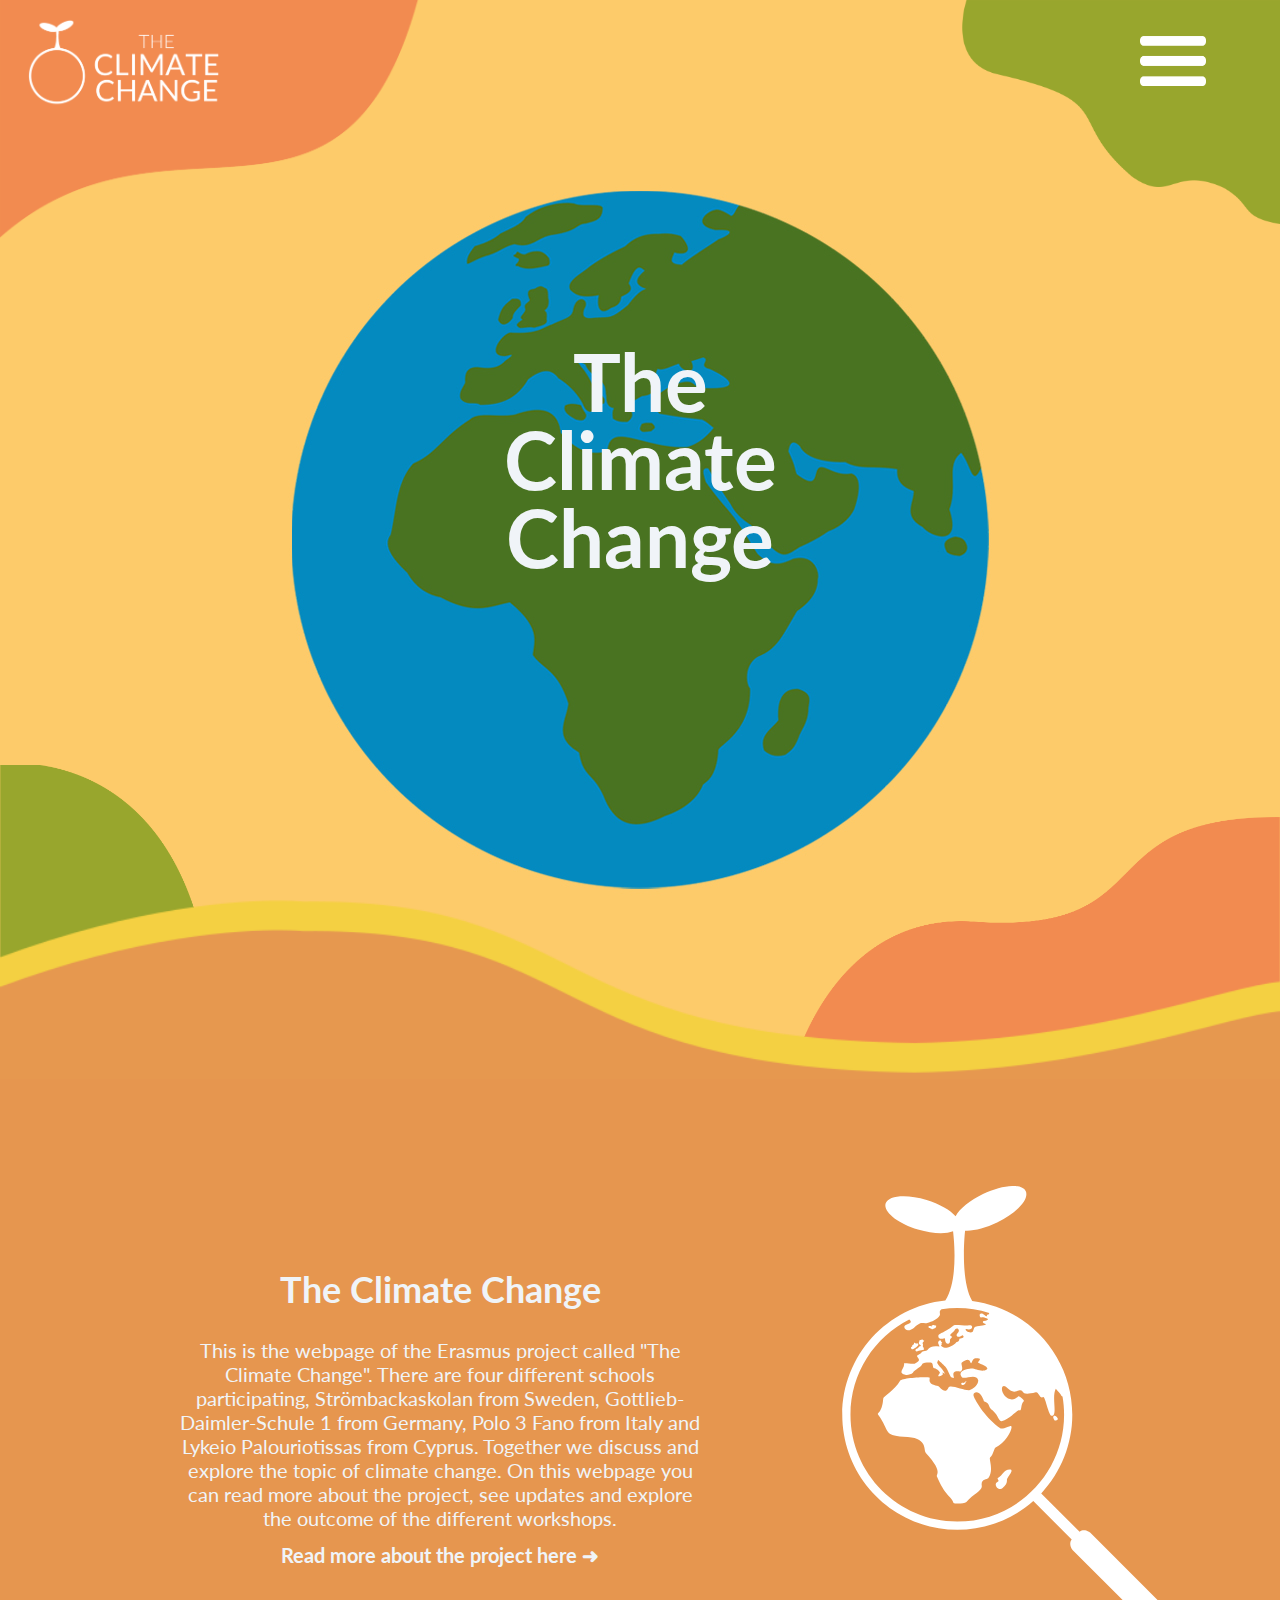
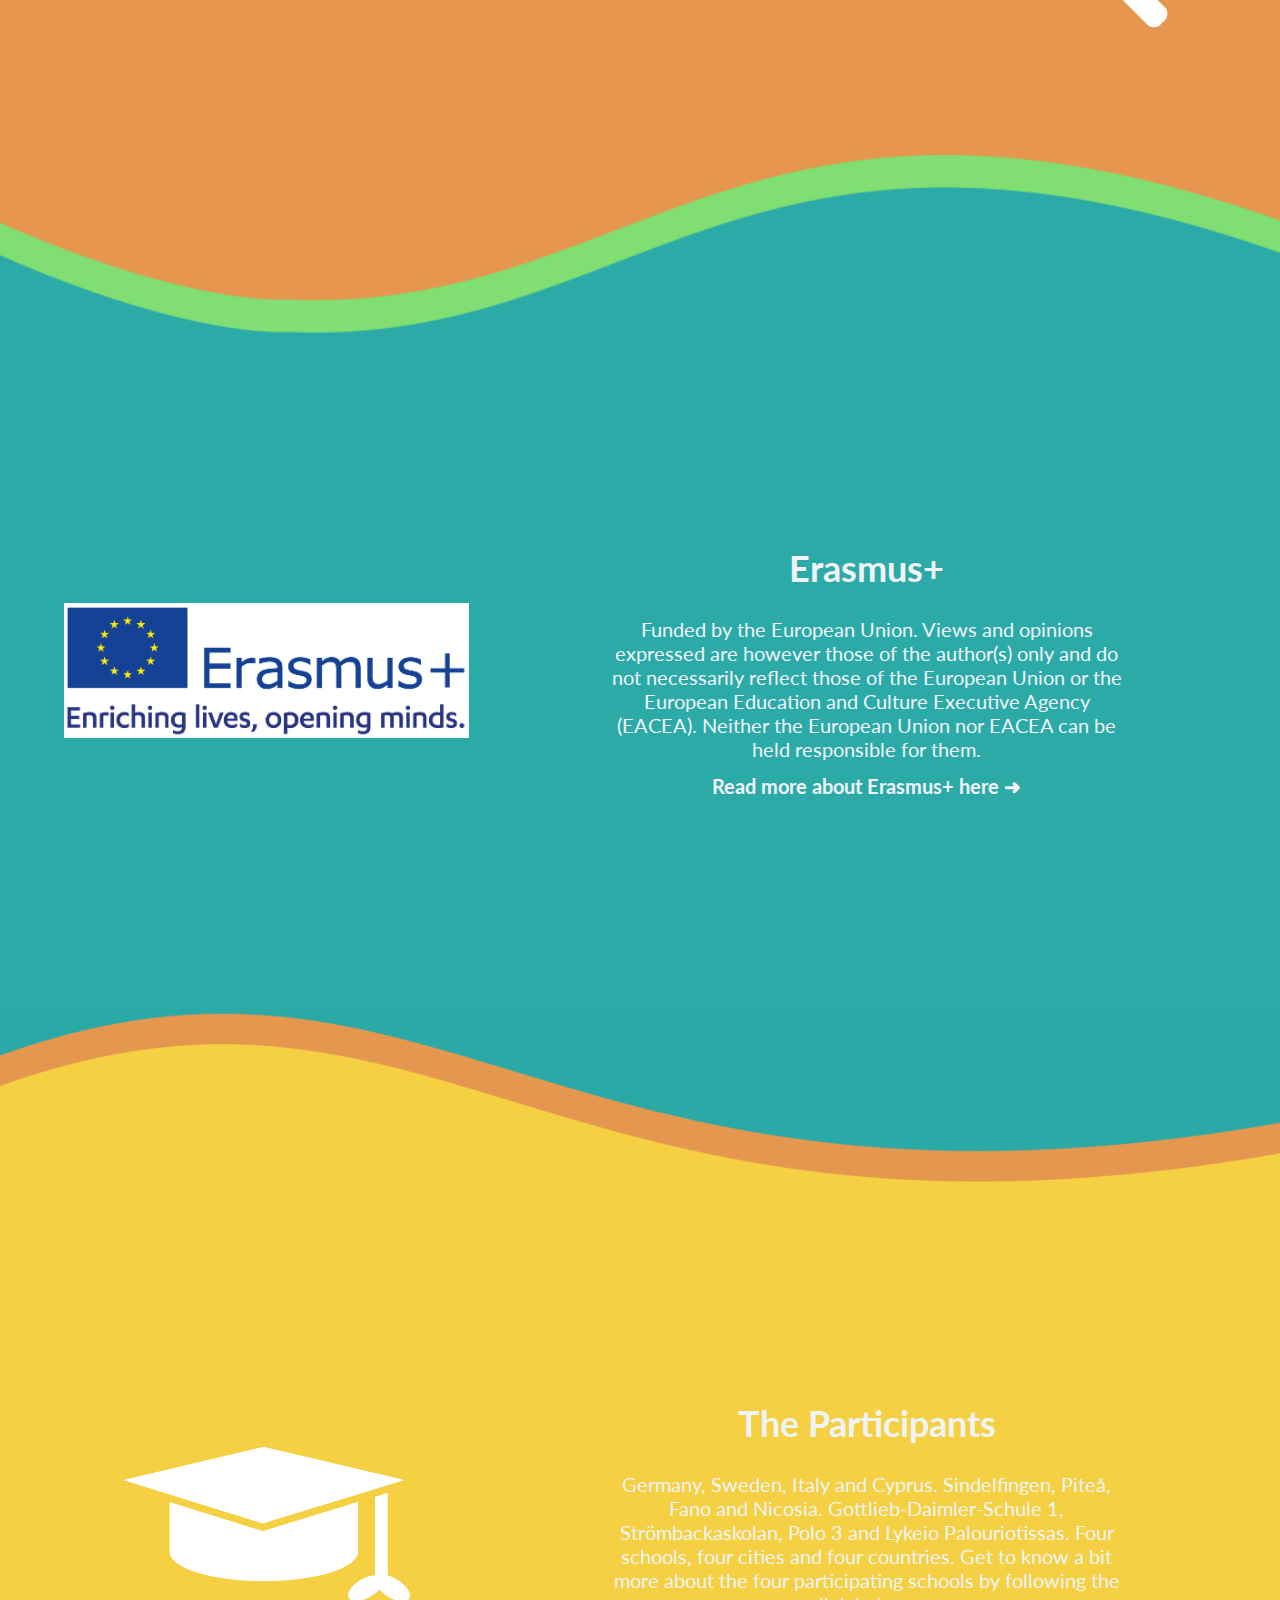
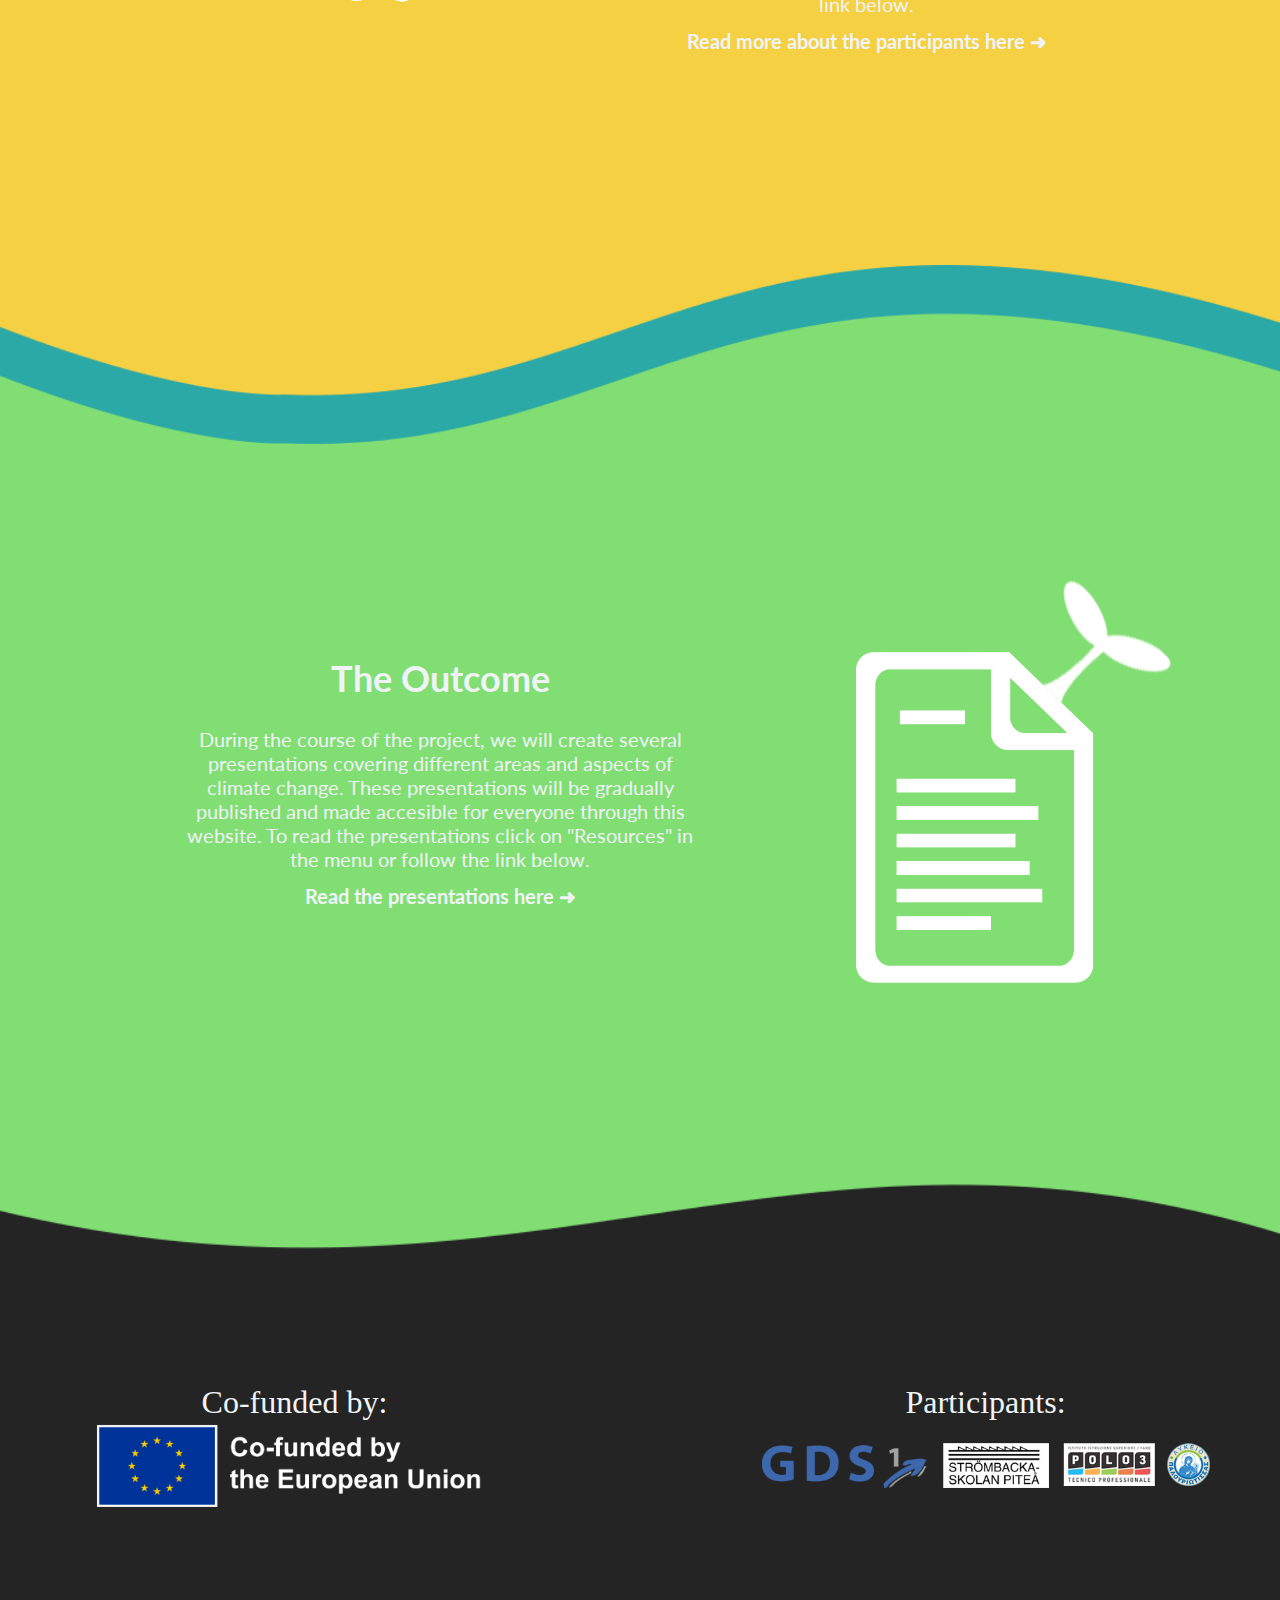
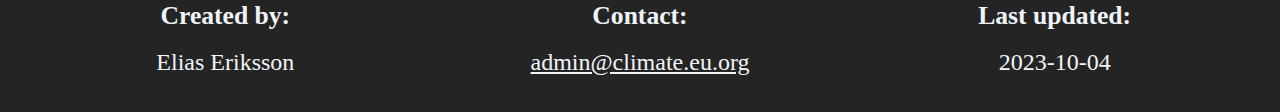
<file: index.html>
<!DOCTYPE html>
<html>

    <head>
        <title>Erasmus - The Climate Change</title> 
        <link type="text/css" rel="stylesheet" href="./style.css">
        <link type="image/png" rel="icon" href="./logofavicon.png">
        <script type="text/javascript" src="menuscript.js"></script>
        <meta name="viewport" content="width=device-width, initial-scale=1, user-scalable=yes">
    </head>

    <body class="body">

        <div class="sitewrapperindex">

            <div class="topsection">

                <div class="menu" id="menu">
                    <div id="menuimageleft">
                        <img src="./topbgaddontopleft.png" id="menuimageleft">
                    </div>
                    <a href="./" class="logotop">
                        <img src="./logonr4whitettrgt.png" class="logotop">
                    </a>
                    <div id="menuimageright">
                        <img src="./topbgaddontopright.png" id="menuimageright">
                    </div>
                    <div class="menualtscontainer">
                        <a class="menualts" id="ma1" href="./">Home</a>
                        <a class="menualts" id="ma2" href="./about.html">About</a>
                        <a class="menualts" id="ma3" href="./participants.html">Participants</a>
                        <a class="menualts" id="ma4" href="./resources.html">Resources</a>
                    </div>
                    <div class="menualtsicon">
                        <a onclick="menuIconClick()" href="#">
                        <img class="menualtsicon" id="menuicon" src="./menuicon.png">
                        </a>
                    </div>
                </div>

                <div class="menualtsmobile" id="mam">
                    <a class="mamt" id="mamt1" href="./">Home</a></br>
                    <a class="mamt" id="mamt2" href="./about.html">About</a></br>
                    <a class="mamt" id="mamt3" href="./participants.html">Participants</a></br>
                    <a class="mamt" id="mamt4" href="./resources.html">Resources</a></br>
                </div>

                <div class="contentwrappers1" id="mainTitle">
                    <div class="title">
                        <p class="title">The</p>
                        <p class="title">Climate</p>
                        <p class="title">Change</p>
                    </div>
                    <!--
                    <div class="line"></div>
                    -->
                </div>

                <div id="toppbackgroundaddonbelow">
                    <img src="./topbgaddonbelow.png" id="toppbackgroundaddonbelow">
                </div>

                <div class="wave" style="grid-column-start: 1;grid-column-end: 13;grid-row-start: 10;grid-row-end: 11;">
                    <img src="./wave1.png" class="wave">
                </div>

            </div>

            <div class="section" style="background-color: #e6964f;">

                <div class="contentwrapper">
                    <p class="contentheader">The Climate Change</p>
                    <p class="contenttext">This is the webpage of the Erasmus project called "The Climate Change". There are four different schools participating, Strömbackaskolan from Sweden, Gottlieb-Daimler-Schule 1 from Germany, Polo 3 Fano from Italy and Lykeio Palouriotissas from Cyprus. Together we discuss and explore the topic of climate change. On this webpage you can read more about the project, see updates and explore the outcome of the different workshops.</p>
                    <a href="./about.html" class="contentlink">
                        <p class="contentlink">Read more about the project here ➜</p>
                    </a>
                </div>

                <div class="imagewrapper">
                    <img src="./wmgwt1.svg" style="width: 40vmin;">
                </div>

            </div>
            <div class="wave">
                <img src="./wave2.png" class="wave">
            </div>

            <!-- Hello! Nice to see you here -->

            <div class="section" style="background-color: #2caaa8;">

                <div class="contentwrapper" id="cwright">
                    <p class="contentheader">Erasmus+</p>
                    <p class="contenttext">Funded by the European Union. Views and opinions expressed are however those of the author(s) only and do not necessarily reflect those of the European Union or the European Education and Culture Executive Agency (EACEA). Neither the European Union nor EACEA can be held responsible for them.</p>
                    <a href="https://erasmus-plus.ec.europa.eu/" class="contentlink">
                        <p class="contentlink">Read more about Erasmus+ here ➜</p>
                    </a>
                </div>

                <div class="imagewrapper" id="iwright">
                    <img src="./erasmus+elom.jpg" style="width: 45vmin;">
                </div>

            </div>
            <div class="wave">
                <img src="./wave3.png" class="wave">
            </div>

            <div class="section" style="background-color: #f4d042;">

                <div class="contentwrapper" id="cwright">
                    <p class="contentheader">The Participants</p>
                    <p class="contenttext">Germany, Sweden, Italy and Cyprus. Sindelfingen, Piteå, Fano and Nicosia. Gottlieb-Daimler-Schule 1, Strömbackaskolan, Polo 3 and Lykeio Palouriotissas. Four schools, four cities and four countries. Get to know a bit more about the four participating schools by following the link below.</p>
                    <a href="./participants.html" class="contentlink">
                        <p class="contentlink">Read more about the participants here ➜</p>
                    </a>
                </div>

                <div class="imagewrapper" id="iwright">
                    <img src="./studenthat.png" style="width: 32.5vmin;">
                </div>

            </div>
            <div class="wave">
                <img src="./wave4.png" class="wave">
            </div>

            <div class="section" style="background-color: #80de72;">

                <div class="contentwrapper">
                    <p class="contentheader">The Outcome</p>
                    <p class="contenttext">During the course of the project, we will create several presentations covering different areas and aspects of climate change. These presentations will be gradually published and made accesible for everyone through this website. To read the presentations click on "Resources" in the menu or follow the link below.</p>
                    <a href="./resources.html" class="contentlink">
                        <p class="contentlink">Read the presentations here ➜</p>
                    </a>
                </div>

                <div class="imagewrapper">
                    <img src="./document.png" style="width: 35vmin;">
                </div>

            </div>
            <div class="wave">
                <img src="./wavegb.png" class="wave">
            </div>
            
            <!-- Om du hittat hit är jag stolt över dig Elliot -->

            <div class="footer">
                <p class="footerh1">Co-funded by:</p>
                <p class="footerh1">Participants:</p>
                <img class="footerimage" src="./erasmus+logo.png">
                <img class="footerimage" src="./credit.png">
                <p class="footerh2">Created by:</p>
                <p class="footerh2">Contact:</p>
                <p class="footerh2">Last updated:</p>
                <p class="footerh3">Elias Eriksson</p>
                <a class="footerh3" href="mailto:admin@climate.eu.org">admin@climate.eu.org</a>
                <p class="footerh3">2023-10-04</p>
            </div>
        </div>       
    </body>
    <!-- Nu är det slut -->
</html>
</file>
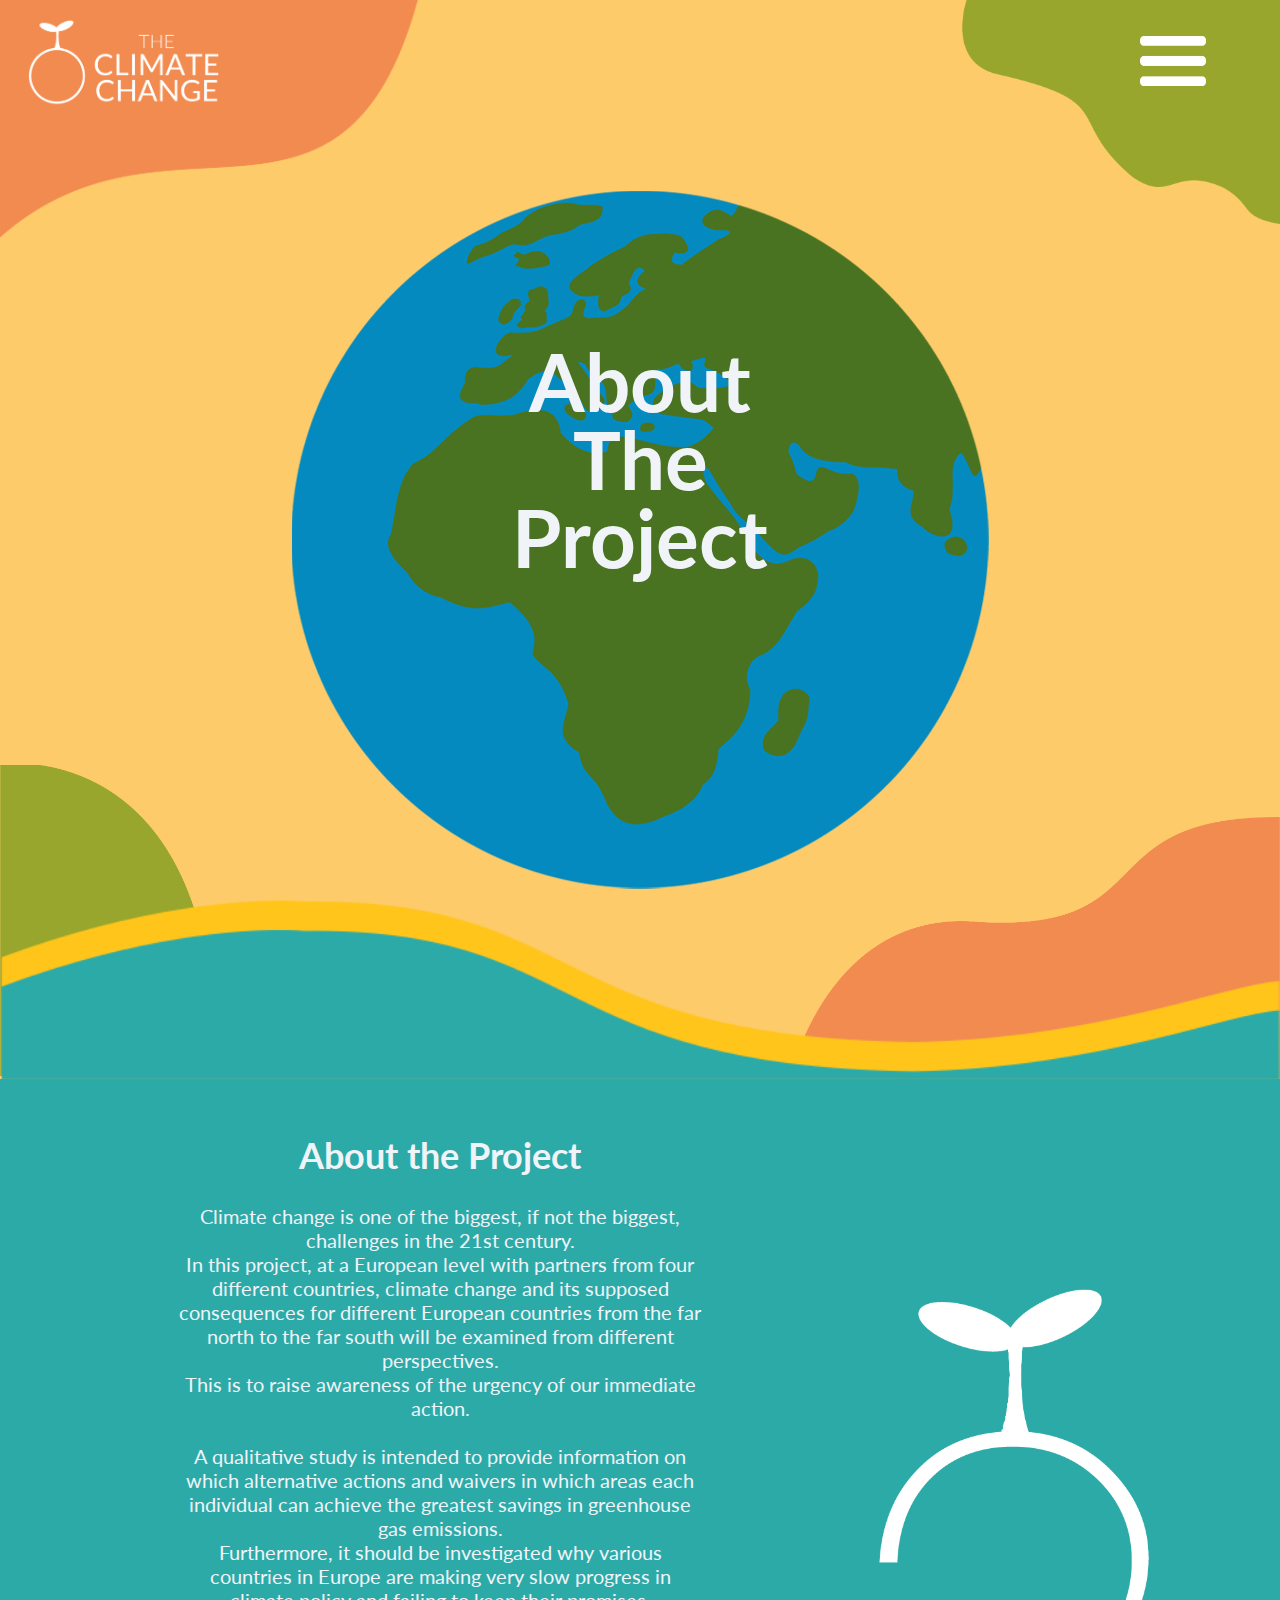
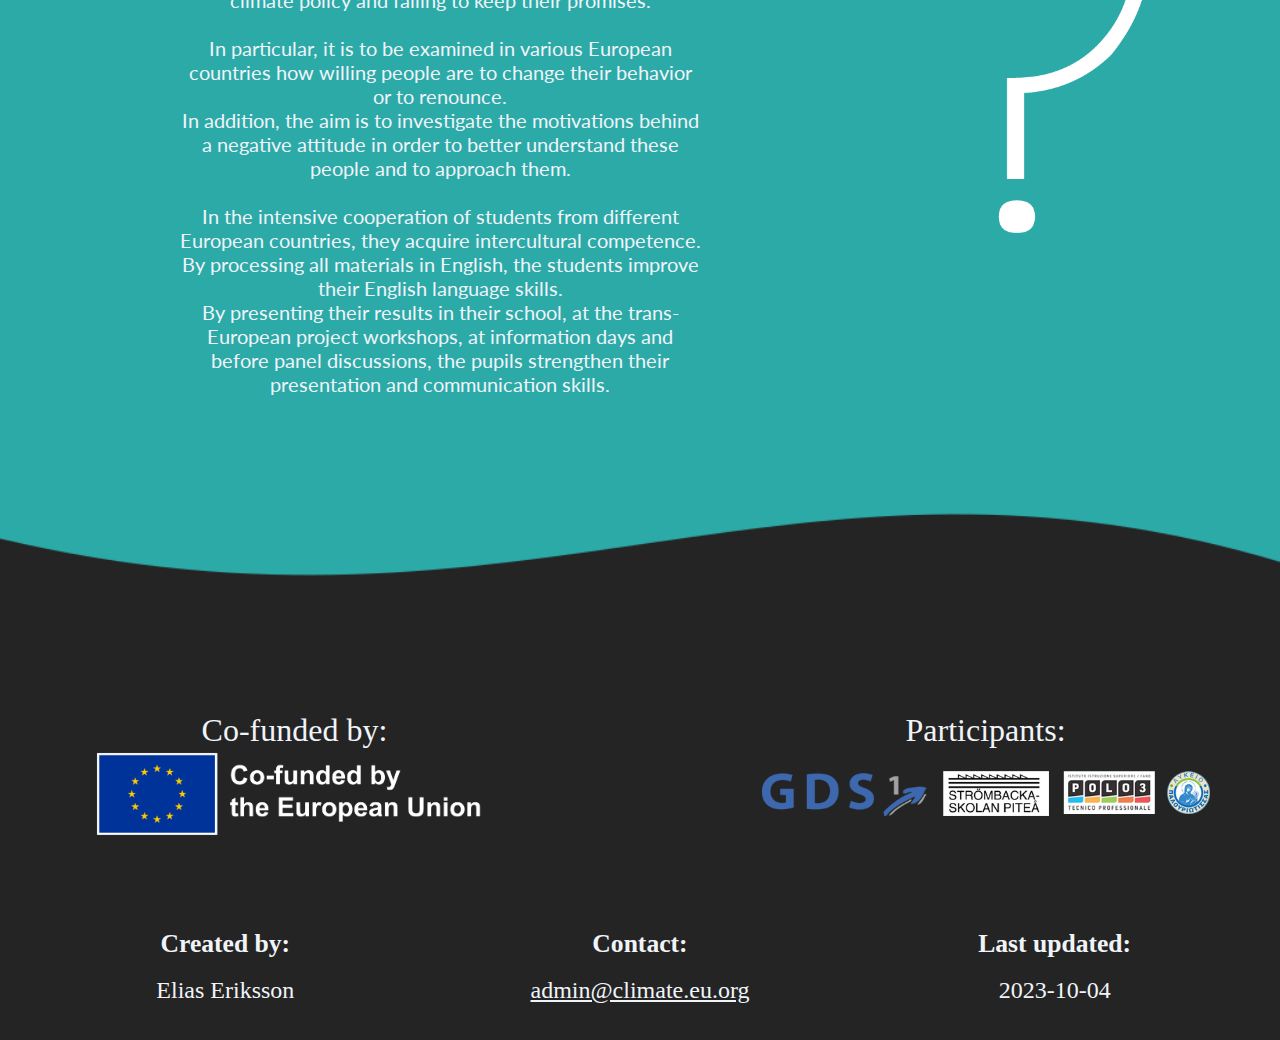
<file: about.html>
<!DOCTYPE html>
<html>

    <head>
        <title>Erasmus TCC - About</title>
        <link type="text/css" rel="stylesheet" href="./style.css">
        <link type="image/png" rel="icon" href="./logofavicon.png">
        <script type="text/javascript" src="./menuscript.js"></script>
        <meta name="viewport" content="width=device-width, initial-scale=1, user-scalable=yes">
    </head>

    <body class="body">

        <div class="sitewrapperabout">

            <div class="topsection">

                <div class="menu" id="menu">
                    <div id="menuimageleft">
                        <img src="./topbgaddontopleft.png" id="menuimageleft">
                    </div>
                    <a href="./" class="logotop">
                        <img src="./logonr4whitettrgt.png" class="logotop">
                    </a>
                    <div id="menuimageright">
                        <img src="./topbgaddontopright.png" id="menuimageright">
                    </div>
                    <div class="menualtscontainer">
                        <a class="menualts" id="ma1" href="./">Home</a>
                        <a class="menualts" id="ma2" href="./about.html">About</a>
                        <a class="menualts" id="ma3" href="./participants.html">Participants</a>
                        <a class="menualts" id="ma4" href="./resources.html">Resources</a>
                    </div>
                    <div class="menualtsicon">
                        <a onclick="menuIconClick()" href="#">
                        <img class="menualtsicon" id="menuicon" src="./menuicon.png">
                        </a>
                    </div>
                </div>

                <div class="menualtsmobile" id="mam">
                    <a class="mamt" id="mamt1" href="./">Home</a></br>
                    <a class="mamt" id="mamt2" href="./about.html">About</a></br>
                    <a class="mamt" id="mamt3" href="./participants.html">Participants</a></br>
                    <a class="mamt" id="mamt4" href="./resources.html">Resources</a></br>
                </div>

                <div class="contentwrappers1" id="mainTitle">
                    <div class="title">
                        <p class="title">About</p>
                        <p class="title">The</p>
                        <p class="title">Project</p>
                    </div>
                    <!--
                    <div class="line"></div>
                    -->
                </div>

                <div id="toppbackgroundaddonbelow">
                    <img src="./topbgaddonbelow.png" id="toppbackgroundaddonbelow">
                </div>

                <div class="wave" style="grid-column-start: 1;grid-column-end: 13;grid-row-start: 10;grid-row-end: 11;">
                    <img src="./wavenroneabout.png" class="wave">
                </div>

            </div>

            <div class="section" style="background-color: #2caaa8;">

                <div class="contentwrapper">
                    <p class="contentheader">About the Project</p>
                    <p class="contenttext">
                        Climate change is one of the biggest, if not the biggest, challenges in the 21st century.<br>
                        In this project, at a European level with partners from four different countries, climate change and its supposed consequences for different European countries from the far north to the far south will be examined from different perspectives.<br>
                        This is to raise awareness of the urgency of our immediate action.<br>
                        <br>
                        A qualitative study is intended to provide information on which alternative actions and waivers in which areas each individual can achieve the greatest savings in greenhouse gas emissions.<br>
                        Furthermore, it should be investigated why various countries in Europe are making very slow progress in climate policy and failing to keep their promises.<br>
                        <br>
                        In particular, it is to be examined in various European countries how willing people are to change their behavior or to renounce.<br>
                        In addition, the aim is to investigate the motivations behind a negative attitude in order to better understand these people and to approach them.<br>
                        <br>
                        In the intensive cooperation of students from different European countries, they acquire intercultural competence.<br>
                        By processing all materials in English, the students improve their English language skills.<br>
                        By presenting their results in their school, at the trans-European project workshops, at information days and before panel discussions, the pupils strengthen their presentation and communication skills.<br>
                    </p>
                </div>

                <div class="imagewrapper">
                    <img src="./questionmark.png" style="width: 40vmin;">
                </div>

            </div>
            <div class="wave">
                <img src="./wavenrfourabout.png" class="wave">
            </div>

            <div class="footer">
                <p class="footerh1">Co-funded by:</p>
                <p class="footerh1">Participants:</p>
                <img class="footerimage" src="./erasmus+logo.png">
                <img class="footerimage" src="./credit.png">
                <p class="footerh2">Created by:</p>
                <p class="footerh2">Contact:</p>
                <p class="footerh2">Last updated:</p>
                <p class="footerh3">Elias Eriksson</p>
                <a class="footerh3" href="mailto:admin@climate.eu.org">admin@climate.eu.org</a>
                <p class="footerh3">2023-10-04</p>
            </div>
        </div>       
    </body>
</html>
</file>
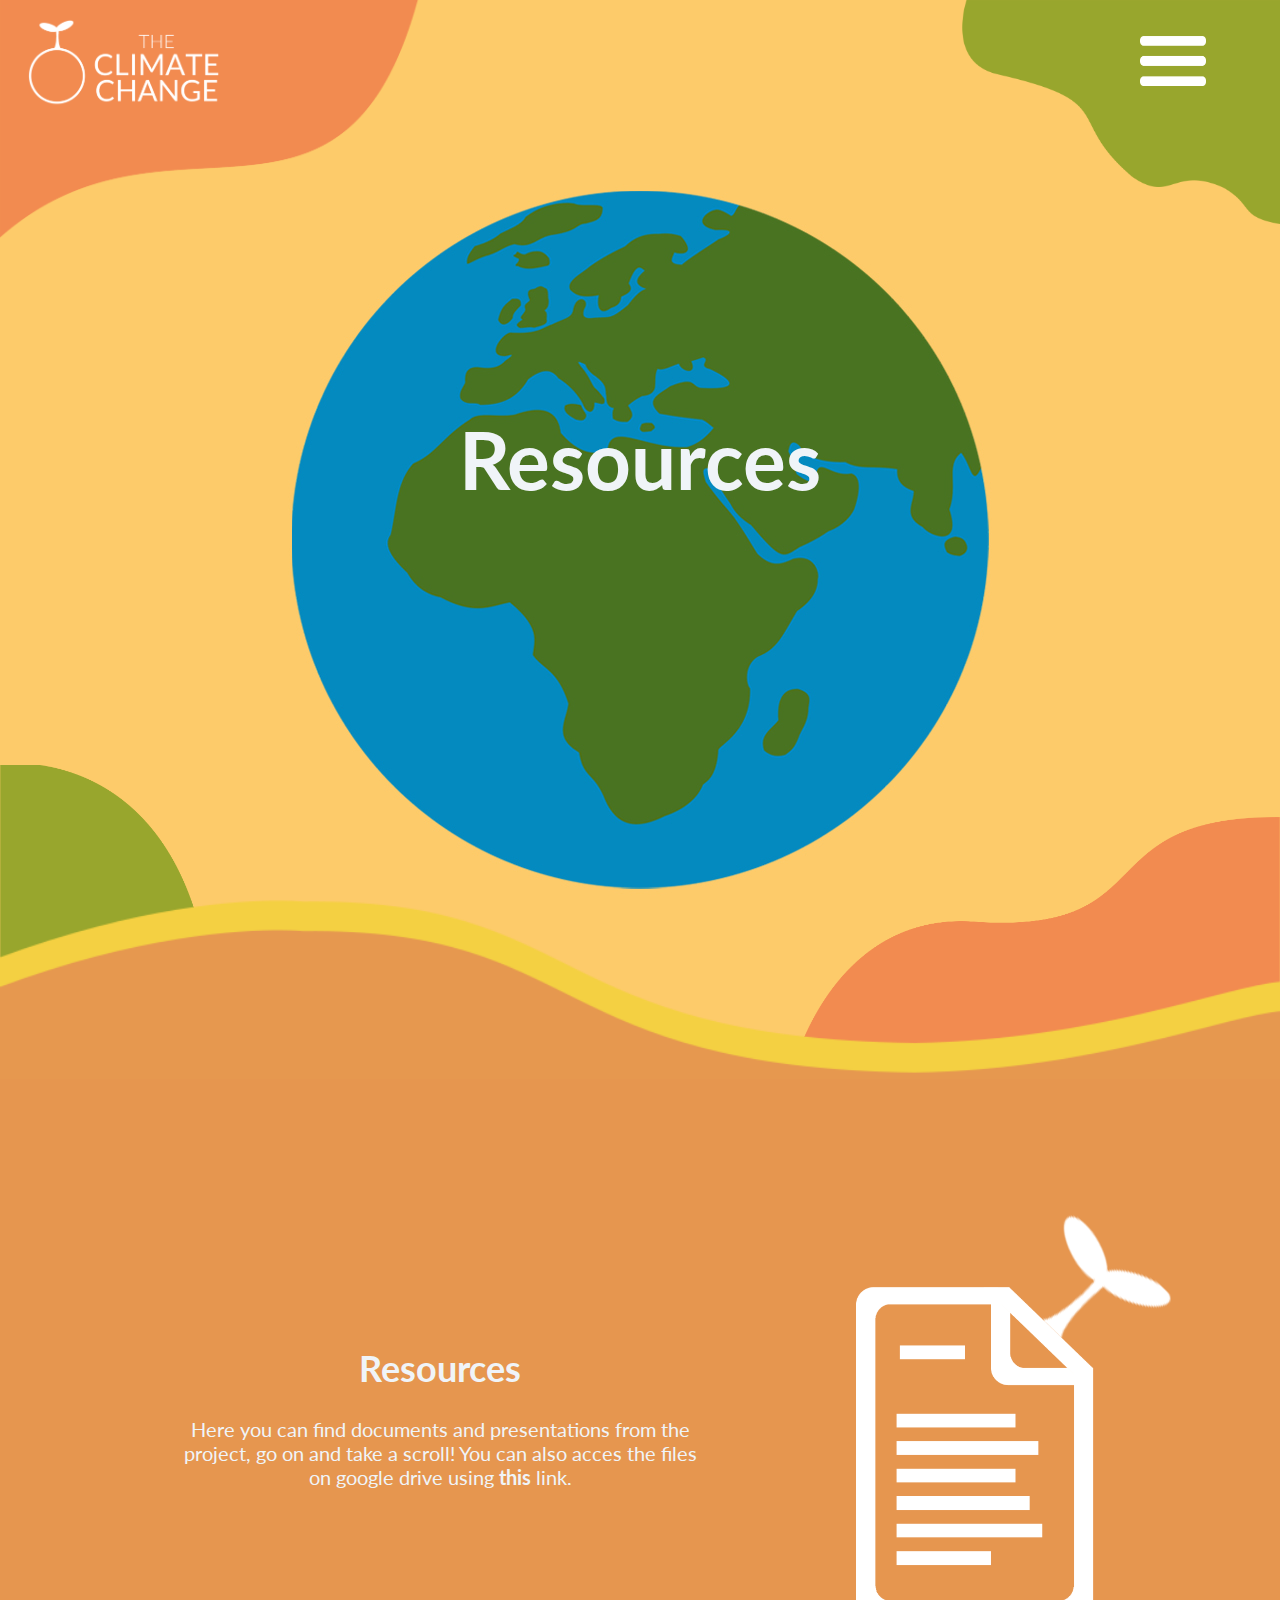
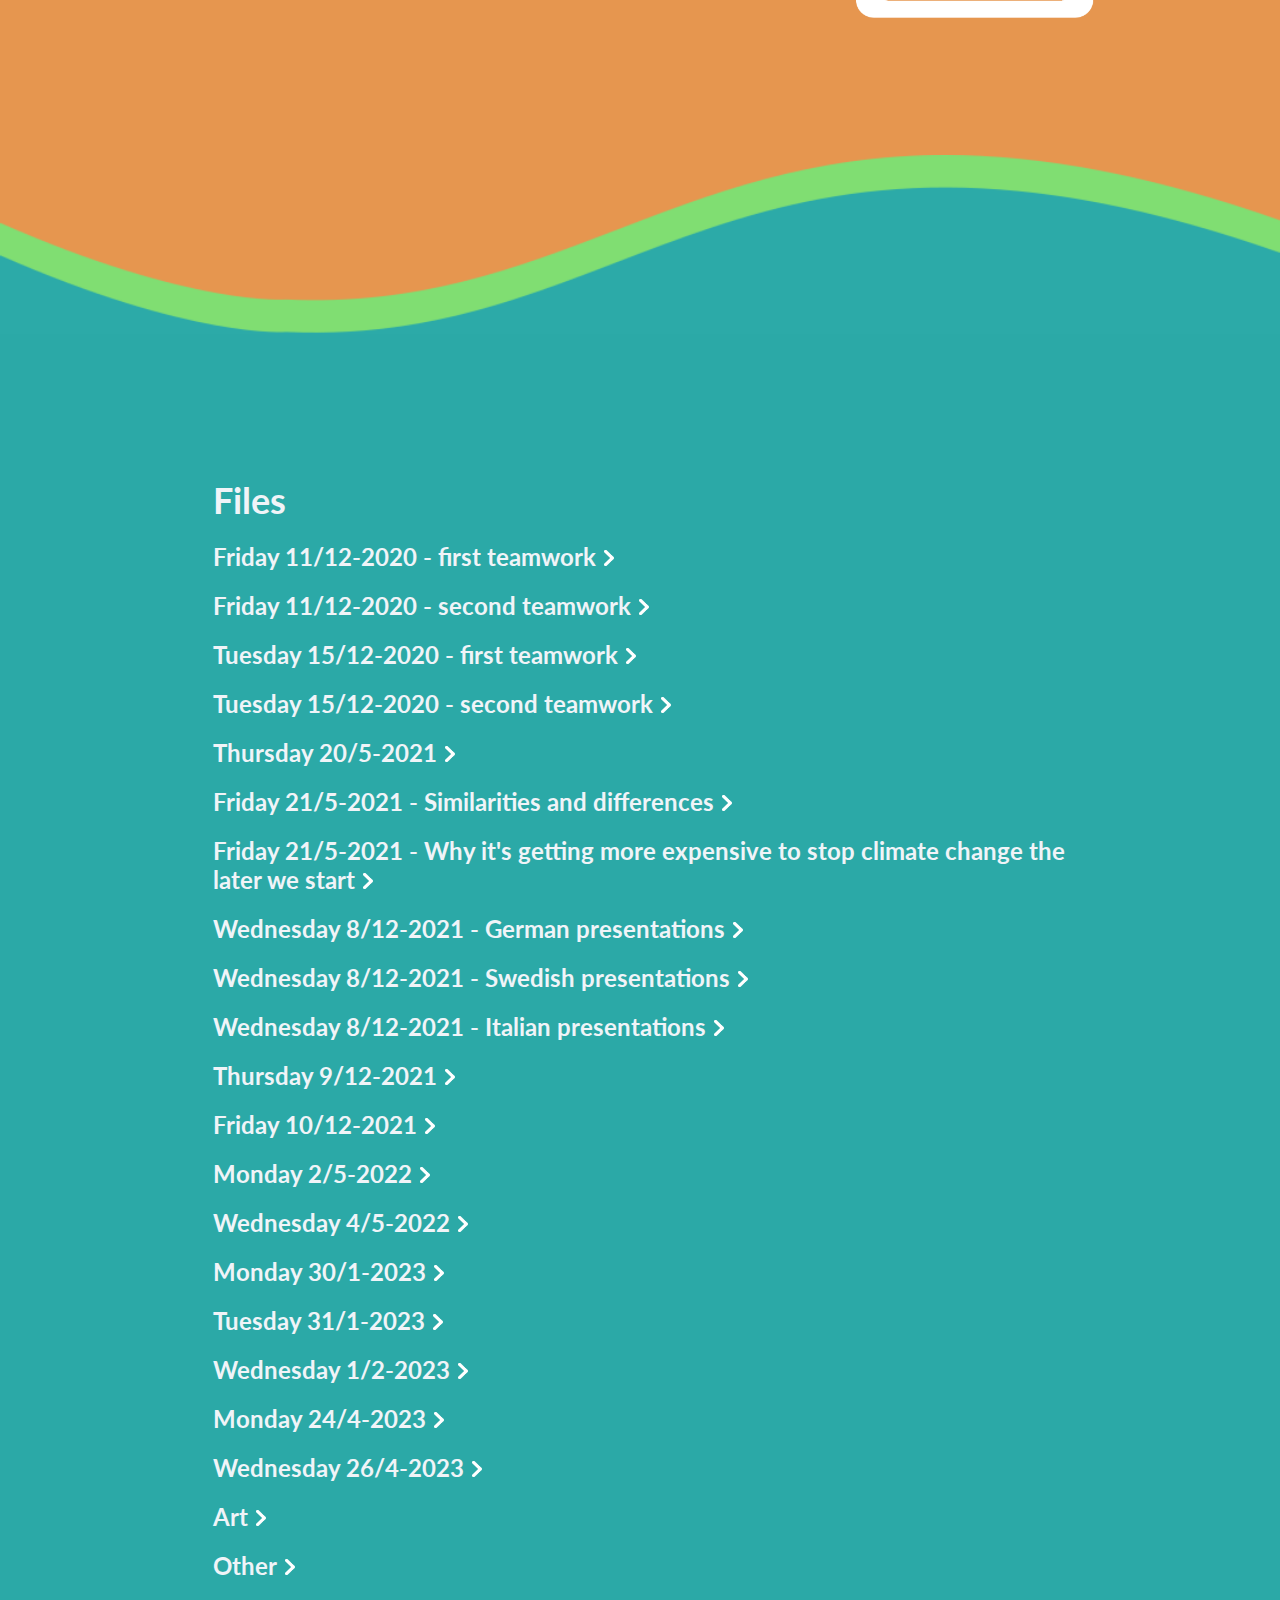
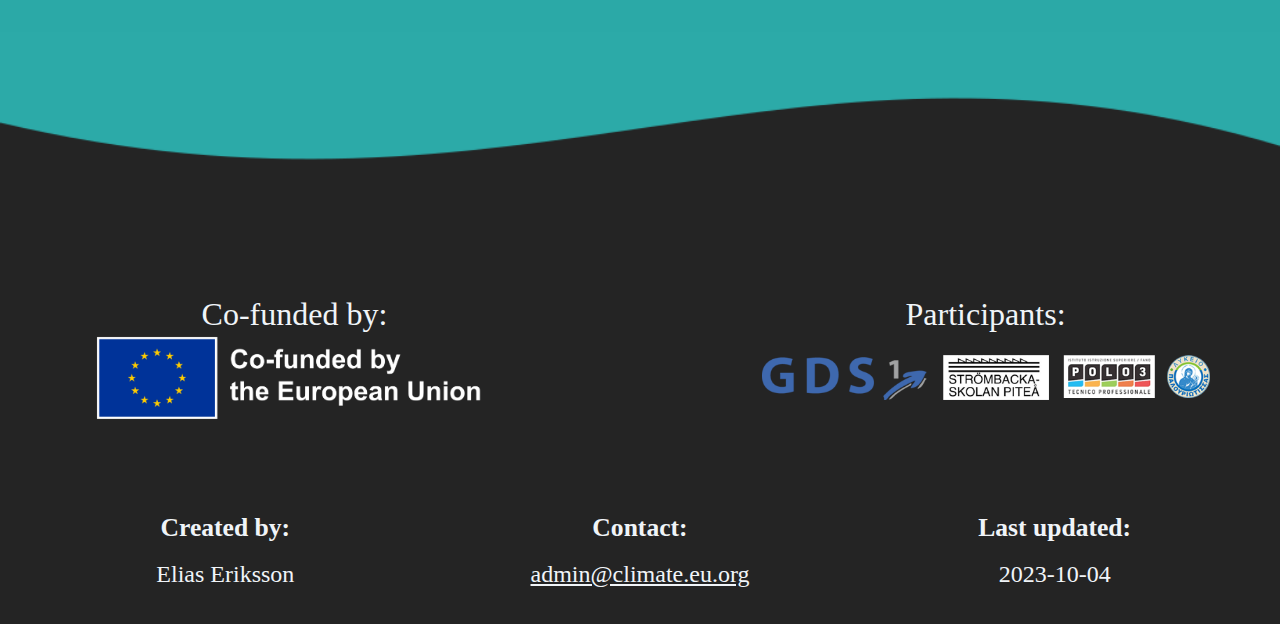
<file: resources.html>
<!DOCTYPE html>
<html>

    <head>
        <title>Erasmus TCC - Resources</title>
        <link type="text/css" rel="stylesheet" href="./style.css">
        <link type="image/png" rel="icon" href="./logofavicon.png">
        <script type="text/javascript" src="menuscript.js"></script>
        <meta name="viewport" content="width=device-width, initial-scale=1, user-scalable=yes">
    </head>

    <body class="body">

        <div class="sitewrapperresources">

            <div class="topsection">

                <div class="menu" id="menu">
                    <div id="menuimageleft">
                        <img src="./topbgaddontopleft.png" id="menuimageleft">
                    </div>
                    <a href="./" class="logotop">
                        <img src="./logonr4whitettrgt.png" class="logotop">
                    </a>
                    <div id="menuimageright">
                        <img src="./topbgaddontopright.png" id="menuimageright">
                    </div>
                    <div class="menualtscontainer">
                        <a class="menualts" id="ma1" href="./">Home</a>
                        <a class="menualts" id="ma2" href="./about.html">About</a>
                        <a class="menualts" id="ma3" href="./participants.html">Participants</a>
                        <a class="menualts" id="ma4" href="./resources.html">Resources</a>
                    </div>
                    <div class="menualtsicon">
                        <a onclick="menuIconClick()" href="#">
                        <img class="menualtsicon" id="menuicon" src="./menuicon.png">
                        </a>
                    </div>
                </div>

                <div class="menualtsmobile" id="mam">
                    <a class="mamt" id="mamt1" href="./">Home</a></br>
                    <a class="mamt" id="mamt2" href="./about.html">About</a></br>
                    <a class="mamt" id="mamt3" href="./participants.html">Participants</a></br>
                    <a class="mamt" id="mamt4" href="./resources.html">Resources</a></br>
                </div>

                <div class="contentwrappers1" id="mainTitle">
                    <div class="title">
                        <p class="title">Resources</p>
                    </div>
                    <!--
                    <div class="line"></div>
                    -->
                </div>

                <div id="toppbackgroundaddonbelow">
                    <img src="./topbgaddonbelow.png" id="toppbackgroundaddonbelow">
                </div>

                <div class="wave" style="grid-column-start: 1;grid-column-end: 13;grid-row-start: 10;grid-row-end: 11;">
                    <img src="./wave1.png" class="wave">
                </div>

            </div>

            <div class="section" style="background-color: #e6964f;">

                <div class="contentwrapper">
                    <p class="contentheader">Resources</p>
                    <p class="contenttext">
                        Here you can find documents and presentations from the project, go on and take a scroll! You can also acces the files on google drive using <a class="contentlink" href="https://drive.google.com/drive/folders/1D-NYvYTZ9yomigPCMdidjJg47ZXLxuZA?usp=sharing" target="_blank">this</a> link.
                    </p>
                </div>

                <div class="imagewrapper">
                    <img src="./document.png" style="width: 35vmin;">
                </div>

            </div>
            <div class="wave">
                <img src="./wave2.png" class="wave">
            </div>

            <div class="filesection" style="background-color: #2ba9a7;">
                <p class="contentheader" style="grid-column-start: 3; grid-column-end: 11; grid-row-start: 2; text-align: left; margin-top: auto;">Files</p>
                
                <div class="fileentrycontainer">
                    <p class="docheader" onclick="expandFiles('fw1', this)">Friday 11/12-2020 - first teamwork<img src="./expandArrow.png" class="expandArrow"></p>
                    <div class="filewrapper" id="fw1" hidden> 
                        <a class="doclink" target="_blank" href="https://drive.google.com/file/d/1cgQGdqW_DvHuME-nOfhfjqYeKdUE7i4v/view?usp=sharing">9 o'clock task team B</a>
                        <br>
                        <a class="doclink" target="_blank" href="https://drive.google.com/file/d/1ItpfoHtlz5duD_Yj1ZkC9qDYZikKcDx6/view?usp=sharing">9 o clock task Group F</a>
                        <br>
                        <a class="doclink" target="_blank" href="https://drive.google.com/file/d/1WIpQ44yyHx0VY0wnJNufQwiGcA8GVm7V/view?usp=sharing">Climate change - group E</a>
                        <br>
                        <a class="doclink" target="_blank" href="https://drive.google.com/file/d/1GSlX1yeLy71l3SNUdh_nXaZt83cFUgDI/view?usp=sharing">climatechangeworries group I</a>
                        <br>
                        <a class="doclink" target="_blank" href="https://drive.google.com/file/d/1UCW_Gdk2GDokkPzls2mid94iK1vCkvWr/view?usp=sharing">Concerns about climate – Friday Group Work ; Group D</a>
                        <br>
                        <a class="doclink" target="_blank" href="https://drive.google.com/file/d/13Auwq06MPIGc_xF3BBECztHInJijfWak/view?usp=sharing">Group G</a>
                        <br>
                        <a class="doclink" target="_blank" href="https://drive.google.com/file/d/1wkjXVJaoYSXtwjHb3P4VuWMtWeu165jY/view?usp=sharing">Presentatio</a>
                        <br>
                        <a class="doclink" target="_blank" href="https://drive.google.com/file/d/1z_006y9uvtoyvMGElHcK8vk9XqvJ3bSK/view?usp=sharing">What is worring from Climate change</a>
                    </div>

                    <p class="docheader" onclick="expandFiles('fw2', this)">Friday 11/12-2020 - second teamwork<img src="./expandArrow.png" class="expandArrow"></p>
                    <div class="filewrapper" id="fw2" hidden>
                        <a class="doclink" target="_blank" href="https://drive.google.com/file/d/1xZNXJFmFPsjetBD-XtZIQBPxvdaLKSY8/view?usp=sharing">11 o clock Group F</a>
                        <br>
                        <a class="doclink" target="_blank" href="https://drive.google.com/file/d/1k4yahH5_k8DwPGwAXRi_2yRW63lAflog/view?usp=sharing">Changes due to global warming - Friday Group Work ; Group D_2</a>
                        <br>
                        <a class="doclink" target="_blank" href="https://drive.google.com/file/d/1XgYzCwZGr3Z6UNvj5A7EgtiKY9po8TaF/view?usp=sharing">changes in our countries group I</a>
                        <br>
                        <a class="doclink" target="_blank" href="https://drive.google.com/file/d/1Zbbzr0BKTpPJvuzuK2Q-hHGwn1zWjjDj/view?usp=sharing">Climate change  - Group E</a>
                        <br>
                        <a class="doclink" target="_blank" href="https://drive.google.com/file/d/15HvzxXLamXmHNgJc4pg2vF0QuUASRDty/view?usp=sharing">Climate change, fredag den 11 december</a>
                        <br>
                        <a class="doclink" target="_blank" href="https://drive.google.com/file/d/1FtuSCYQPDnBh4ggUU4Ip81coch_aNq4V/view?usp=sharing">Group B</a>
                        <br>
                        <a class="doclink" target="_blank" href="https://drive.google.com/file/d/1z3WObMx5cGuR_3ECoqZV3T1KYblmHnjG/view?usp=sharing">group G</a>
                        <br>
                        <a class="doclink" target="_blank" href="https://drive.google.com/file/d/192sZ2Tl4UG7L0qdstwx8IJtH4EdatW8G/view?usp=sharing">What has already change in your country due to global warming</a>
                    </div>

                    <p class="docheader" onclick="expandFiles('fw3', this)">Tuesday 15/12-2020 - first teamwork<img src="./expandArrow.png" class="expandArrow"></p>
                    <div class="filewrapper" id="fw3" hidden>
                        <a class="doclink" target="_blank" href="https://drive.google.com/file/d/1Ietd-PxAewvfN-Eh58r93m_9baHEfr6r/view?usp=sharing">Climate change - first teamwork</a>
                        <br>
                        <a class="doclink" target="_blank" href="https://drive.google.com/file/d/1mA3oCmBT35h6KtivOQRgGFOE-19lJ92N/view?usp=sharing">Climate changes in our countries Group A</a>
                        <br>
                        <a class="doclink" target="_blank" href="https://drive.google.com/file/d/1WHBv7DqO73zKThWR5_IlLKKpeO0QZe8J/view?usp=sharing">group J</a>
                        <br>
                        <a class="doclink" target="_blank" href="https://drive.google.com/file/d/1oWeQCM2Na8AIqa6kHc071AGPsZdKrYic/view?usp=sharing">Tuesday 15th Group H</a>
                        <br>
                        <a class="doclink" target="_blank" href="https://drive.google.com/file/d/1WdYoNZHoW4Ez-dTQB8fAzT3lzogWP1AL/view?usp=sharing">Tuesday erasmus</a>
                    </div>

                    <p class="docheader" onclick="expandFiles('fw4', this)">Tuesday 15/12-2020 - second teamwork<img src="./expandArrow.png" class="expandArrow"></p>
                    <div class="filewrapper" id="fw4" hidden>
                        <a class="doclink" target="_blank" href="https://drive.google.com/file/d/1mzbO9GYP32OPavSNhUsChn30Wbn29gyx/view?usp=sharing">Change of fauna</a>
                        <br>
                        <a class="doclink" target="_blank" href="https://drive.google.com/file/d/1beXWdr71CVlbeFAjg9zqc7SjOx_pyVNq/view?usp=sharing">Changes in cost of destruction and daily life group J</a>
                        <br>
                        <a class="doclink" target="_blank" href="https://drive.google.com/file/d/1w5I7gWl_Ka1STeEkFNI_Wd1uc60wbT_T/view?usp=sharing">Climate change in our countries_ agriculture</a>
                        <br>
                        <a class="doclink" target="_blank" href="https://drive.google.com/file/d/1B7zjvEUoAdkx-v2cuMdW2cqA14bBHoFe/view?usp=sharing">Erasmus prodject discussion 2 tuesday Group G</a>
                        <br>
                        <a class="doclink" target="_blank" href="https://drive.google.com/file/d/1St9yfJcYVUPDleEx8i7FcG8Xj5Y-anzx/view?usp=sharing">Forest death consequenses</a>
                        <br>
                        <a class="doclink" target="_blank" href="https://drive.google.com/file/d/1_whGtXd3TYg1kaBX7wD4GMz4Ty8yuwZK/view?usp=sharing">Health and Diseases</a>
                        <br>
                        <a class="doclink" target="_blank" href="https://drive.google.com/file/d/1eVwr6nq-W_KQbHOfD5KQKqDwm9g8-zC_/view?usp=sharing">tourism and travel miljö sak</a>
                    </div>

                    <p class="docheader" onclick="expandFiles('fw5', this)">Thursday 20/5-2021<img src="./expandArrow.png" class="expandArrow"></p>
                    <div class="filewrapper" id="fw5" hidden>
                        <a class="doclink" target="_blank" href="https://drive.google.com/file/d/1wjWBc_6V2t0X19W_kK37ta61RwZvbhXU/view?usp=sharing">Agriculture</a>
                        <br>
                        <a class="doclink" target="_blank" href="https://drive.google.com/file/d/1Z7YTTPsntUL8ilr_EkfoXYCtLk89mXvq/view?usp=sharing">Change in Fauna - Erasmus Presentation - Robin Eberhart - Germany</a>
                        <br>
                        <a class="doclink" target="_blank" href="https://drive.google.com/file/d/19Z61cT4WsgcJm-ORReSnFK2riTGc4vng/view?usp=sharing">Climate Change in Italy</a>
                        <br>
                        <a class="doclink" target="_blank" href="https://drive.google.com/file/d/12o2I_IBba-veO0BIZ-FUjzhOdvDjb3Vw/view?usp=sharing">Erasmus_Health&Diseases_AlisonF</a>
                        <br>
                        <a class="doclink" target="_blank" href="https://drive.google.com/file/d/1moukhVlh3ZvrzLt40Em4ukG5w9Dsmh6R/view?usp=sharing">Erasmus-Tourism&Travel</a>
                        <br>
                        <a class="doclink" target="_blank" href="https://drive.google.com/file/d/13UDeQqfJS297zGDZGhoX9dW0FLg9SqI6/view?usp=sharing">Forest in Germany_Leo Clinton</a>
                        <br>
                        <a class="doclink" target="_blank" href="https://drive.google.com/file/d/1VoSLltRoH7mF-xkyyBm_KDb-RgxE06U3/view?usp=sharing">health powerpoint</a>
                        <br>
                        <a class="doclink" target="_blank" href="https://drive.google.com/file/d/1VOZ3bXSMwIXxr8_hnH50VMtjonpG4gyz/view?usp=sharing">How does Climate Change affect the weather in Germany Helen Rembold</a>
                        <br>
                        <a class="doclink" target="_blank" href="https://drive.google.com/file/d/1mwv6infYvY67awnyUzhtl7CJvur4aP0X/view?usp=sharing">Influence of climat change on mobility on Germany, Jakob Hänsel</a>
                        <br>
                        <a class="doclink" target="_blank" href="https://drive.google.com/file/d/1FIxET-3UQJp9pylzkSVIo82thOMQsqZC/view?usp=sharing">Influence of Climate Change on the energy sources in Germany</a>
                        <br>
                        <a class="doclink" target="_blank" href="https://drive.google.com/file/d/10Y5t2yi3p3GPyOuo-Oo3F-lTjfltOO7L/view?usp=sharing">Job Markets</a>
                        <br>
                        <a class="doclink" target="_blank" href="https://drive.google.com/file/d/1HxDHUKz58Vs-9QBJX24R2mpN7zzQAogF/view?usp=sharing">Migration</a>
                        <br>
                        <a class="doclink" target="_blank" href="https://drive.google.com/file/d/16gEJtkCwve9laOtebpx5PlMhtNuOhmYk/view?usp=sharing">Renewable sources</a>
                        <br>
                        <a class="doclink" target="_blank" href="https://drive.google.com/file/d/1k_zmG8B_tNBI536u6TVaq9vEAljsdNiP/view?usp=sharing">Sweden in 30 years</a>
                        <br>
                        <a class="doclink" target="_blank" href="https://drive.google.com/file/d/1VvEpzYtrGNRdBjQc6QNmRWaDepW7IYVl/view?usp=sharing">travel and tourism</a>
                        <br>
                        <a class="doclink" target="_blank" href="https://drive.google.com/file/d/1xkogo8ODX8sSUxlXfE7HWi7zaaFWwKQY/view?usp=sharing">Weather1</a>
                    </div>

                    <p class="docheader" onclick="expandFiles('fw6', this)">Friday 21/5-2021 - Similarities and differences<img src="./expandArrow.png" class="expandArrow"></p>
                    <div class="filewrapper" id="fw6" hidden>
                        <a class="doclink" target="_blank" href="https://drive.google.com/file/d/1T_F1o8_rqhhne_9d8fZ8Aw98_1unudlk/view?usp=sharing">Agriculture group presentation</a>
                        <br>
                        <a class="doclink" target="_blank" href="https://drive.google.com/file/d/1XtWMbwRGVcvTAIDtHYvG45aLZSx-PVyw/view?usp=sharing">Group A - Forests</a>
                        <br>
                        <a class="doclink" target="_blank" href="https://drive.google.com/file/d/1C_2qpMm6l7VqJbmIP_uZnVjoslOGJ5Y5/view?usp=sharing">Renewable energy-sources</a>
                        <br>
                        <a class="doclink" target="_blank" href="https://drive.google.com/file/d/1I94T-SrLTOhpkSG90x4Q2g-4Ur9oYBz8/view?usp=sharing">Similarities – Flora & Fauna - Group H</a>
                        <br>
                        <a class="doclink" target="_blank" href="https://drive.google.com/file/d/1Mea7LL_3C6uc_Njy4p_MuOWQqGHkSkvV/view?usp=sharing">Tourism and travel</a>
                    </div>

                    <p class="docheader" onclick="expandFiles('fw7', this)">Friday 21/5-2021 - Why it's getting more expensive to stop climate change the later we start<img src="./expandArrow.png" class="expandArrow"></p>
                    <div class="filewrapper" id="fw7" hidden>
                        <a class="doclink" target="_blank" href="https://drive.google.com/file/d/1C8JCG4N4_eWdfPeRi5YxDKz0dstQxM_6/view?usp=sharing">Costs of Climate Change Group G</a>
                        <br>
                        <a class="doclink" target="_blank" href="https://drive.google.com/file/d/1a1Zgj15lVkis5jbJPg9LBIJTaJII34jf/view?usp=sharing">Why is it getting more and more expensive Group C</a>
                        <br>
                        <a class="doclink" target="_blank" href="https://drive.google.com/file/d/1CXbVwULJyG0qSfWFIlRYinkzvfZON0F4/view?usp=sharing">Why it is getting more and more expensive</a>
                    </div>

                    <p class="docheader" onclick="expandFiles('fw8', this)">Wednesday 8/12-2021 - German presentations<img src="./expandArrow.png" class="expandArrow"></p>
                    <div class="filewrapper" id="fw8" hidden>
                        <a class="doclink" target="_blank" href="https://drive.google.com/file/d/1OAFJaSr4JC5f-sqz_ekftR8K7av9dzRO/view?usp=sharing">Ariana Krasniqi Plakat</a>
                        <br>
                        <a class="doclink" target="_blank" href="https://drive.google.com/file/d/1Z_uboWPRmaqYdrcRFSgAdcVdad5vow46/view?usp=sharing">Eramus Hatice COP21</a>
                        <br>
                        <a class="doclink" target="_blank" href="https://drive.google.com/file/d/1sih2DA2GKX-lxWIDWhFaMkZM4JCelX4X/view?usp=sharing">Greenhouse gas reduction by 2015_4</a>
                        <br>
                        <a class="doclink" target="_blank" href="https://drive.google.com/file/d/1jeqWpU6e1vwiOyRFkJBfGs4Y6CxwaKc6/view?usp=sharing">Joel Roth Greenhouse gas emissions in the German industry sector</a>
                        <br>
                        <a class="doclink" target="_blank" href="https://drive.google.com/file/d/1GR-oQF-p8QcDK5BZ8sdfcMKApkRTJC7k/view?usp=sharing">Jonas Naruhn policy measures in energy sector to reduce GHG emissions</a>
                        <br>
                        <a class="doclink" target="_blank" href="https://drive.google.com/file/d/19tO4L8veuAVQTbLxV_w85hE8lJXPG-as/view?usp=sharing">Jonny Wetsch Germany's measures against climate change</a>
                        <br>
                        <a class="doclink" target="_blank" href="https://drive.google.com/file/d/1qm_L5EVIyww6W93D5xa9qhh77X2zhPx8/view?usp=sharing">Lars Eberhardt C02 emissions building sector</a>
                        <br>
                        <a class="doclink" target="_blank" href="https://drive.google.com/file/d/1MdiBgP-xleEQXyXLIiydo2x0mQJ_03jH/view?usp=sharing">Lauris Versteeg Emission Trade of Germany and the EU PDF</a>
                        <br>
                        <a class="doclink" target="_blank" href="https://drive.google.com/file/d/1R-vueaMOPI79cO5ciLREfGcL_96C8gmb/view?usp=sharing">Nina Pähle Erasmus 1</a>
                        <br>
                        <a class="doclink" target="_blank" href="https://drive.google.com/file/d/1YnF35S58G7dNLF7EYdh_rLr5NCqbX6MK/view?usp=sharing">Seminarkurs Klimagase Überblick Julian Ziegler</a>
                        <br>
                        <a class="doclink" target="_blank" href="https://drive.google.com/file/d/1YnF35S58G7dNLF7EYdh_rLr5NCqbX6MK/view?usp=sharing">Simon Englert Klimapolitische Ziele CDU, SPD, FDP</a>
                        <br>
                        <a class="doclink" target="_blank" href="https://drive.google.com/file/d/1T0H1_4x5hIxKoQQxpsPMoMHG6G8Z1kbx/view?usp=sharing">Verkehr Ricky</a>
                        <br>
                        <a class="doclink" target="_blank" href="https://drive.google.com/file/d/1wFcYIzUlUwxrm3tnuN9Ip5C0ZpFIKcCn/view?usp=sharing">Wissenschaftliches Poster David Dimitrovski SK Erasmus 23.11.2001 Thema8</a>
                    </div>

                    <p class="docheader" onclick="expandFiles('fw9', this)">Wednesday 8/12-2021 - Swedish presentations<img src="./expandArrow.png" class="expandArrow"></p>
                    <div class="filewrapper" id="fw9" hidden>
                        <a class="doclink" target="_blank" href="https://drive.google.com/file/d/1Db2KltcoC_tj0E0qO4l7d7DKtjpC4Qw9/view?usp=sharing">Climate change - Smurfit Kappa</a>
                        <br>
                        <a class="doclink" target="_blank" href="https://drive.google.com/file/d/12QifqWEHW5PpExxCjHcNAiqDU22KgrNg/view?usp=sharing">English Presentation Emission Per Capita </a>
                        <br>
                        <a class="doclink" target="_blank" href="https://drive.google.com/file/d/1I9GUzltWnqaOxNb7qH4rOttn2-yEWeyt/view?usp=sharing">Markbygden engelska</a>
                        <br>
                        <a class="doclink" target="_blank" href="https://drive.google.com/file/d/1MOim1ErCDC83MUpEhXHZ6iX12UKesoYR/view?usp=sharing">Presentation piteå Sustainability Goals Agenda 2030</a>
                        <br>
                        <a class="doclink" target="_blank" href="https://drive.google.com/file/d/1iLhLt9vo-YCinJM4NbE7jGchvNrYQJXO/view?usp=sharing">The Paris Agreement</a>
                        <br>
                        <a class="doclink" target="_blank" href="https://drive.google.com/file/d/1SQW6iB0380hFywWsL_vWlTdBEevB5ZUU/view?usp=sharing">The Swedish Parties and their Climate Change Goals</a>
                    </div>

                    <p class="docheader" onclick="expandFiles('fw10', this)">Wednesday 8/12-2021 - Italian presentations<img src="./expandArrow.png" class="expandArrow"></p>
                    <div class="filewrapper" id="fw10" hidden>
                        <a class="doclink" target="_blank" href="https://drive.google.com/file/d/1e20GXHsWohOFn1i9dBJSv0wBE8WsMeyz/view?usp=sharing">POLO3 PRESENTATION THIRD MEETING</a>
                    </div>

                    <p class="docheader" onclick="expandFiles('fw11', this)">Thursday 9/12-2021<img src="./expandArrow.png" class="expandArrow"></p>
                    <div class="filewrapper" id="fw11" hidden>
                        <a class="doclink" target="_blank" href="https://drive.google.com/file/d/1wk1Ohf8b7sj4NtZv6sTRQ9EX4nl-yA6S/view?usp=sharing">Erasmus Group J Project 2</a>
                        <br>
                        <a class="doclink" target="_blank" href="https://drive.google.com/file/d/1ycTMV3bJrkFoalNNOyXqdubiKrBLPjYi/view?usp=sharing">Erasmus Group J</a>
                        <br>
                        <a class="doclink" target="_blank" href="https://drive.google.com/file/d/1zaltU2jb40qeKcXwtxY9ggUCbVXn9Uao/view?usp=sharing">Erasmus2021-12-09</a>
                        <br>
                        <a class="doclink" target="_blank" href="https://drive.google.com/file/d/1Ku_Enj8PA3WKubIrEw67YVewr-skOm6D/view?usp=sharing">Group H future plans and policies in different countries</a>
                        <br>
                        <a class="doclink" target="_blank" href="https://drive.google.com/file/d/1vyFIu4pLkTmJiEdTwilJhHFjNB3W4rDc/view?usp=sharing">Group A Comparison political parties</a>
                        <br>
                        <a class="doclink" target="_blank" href="https://drive.google.com/file/d/1C901iZCiGnBv4CmLLav5CkzQa6WAvaX_/view?usp=sharing">Group H Political parties</a>
                        <br>
                        <a class="doclink" target="_blank" href="https://drive.google.com/file/d/1LcHre3-wvPW-uzowfxiShJ6ieR9ktu-L/view?usp=sharing">Political ambition group b</a>
                    </div>

                    <p class="docheader" onclick="expandFiles('fw12', this)">Friday 10/12-2021<img src="./expandArrow.png" class="expandArrow"></p>
                    <div class="filewrapper" id="fw12" hidden>
                        <a class="doclink" target="_blank" href="https://drive.google.com/file/d/1GYWkC9qQPWT_noZ0P_Yo0sN2SeAGHMjz/view?usp=sharing">Goals to reach 1,5C</a>
                        <br>
                        <a class="doclink" target="_blank" href="https://drive.google.com/file/d/1U3LuRQ-TxAb1Evla9HWthfN0VfyAQ7fP/view?usp=sharing">Group A what has to happen 1.5degree</a>
                        <br>
                        <a class="doclink" target="_blank" href="https://drive.google.com/file/d/1X21j1YbUHaMG3f2Yd6Mlyx8GD8RNnFUx/view?usp=sharing">Group A Paris Agreement reachability</a>
                        <br>
                        <a class="doclink" target="_blank" href="https://drive.google.com/file/d/1_Y3prmKncAAu628-_YWubulkCe2XcuJT/view?usp=sharing">Group D are the climate goals reachable</a>
                        <br>
                        <a class="doclink" target="_blank" href="https://drive.google.com/file/d/1LSd-QPvWVcfZxUWIDSPCv13nZsPQtket/view?usp=sharing">How realistic are that the commitments made at</a>
                        <br>
                        <a class="doclink" target="_blank" href="https://drive.google.com/file/d/1TQ510VtSoIMP2--1Zn-ezyVzLb_UmJNF/view?usp=sharing">paris agreement B group</a>
                        <br>
                        <a class="doclink" target="_blank" href="https://drive.google.com/file/d/1kLowRJ03HBvdHnm3PfOu-R4rR7F6ppQC/view?usp=sharing">What to do about climate change</a>
                    </div>

                    <p class="docheader" onclick="expandFiles('fw13', this)">Monday 2/5-2022<img src="./expandArrow.png" class="expandArrow"></p>
                    <div class="filewrapper" id="fw13" hidden>
                        <a class="doclink" target="_blank" href="https://drive.google.com/file/d/1DYMuazVu3d_XGj_XsibbdQd1OG1Kb_SJ/view?usp=sharing">Erasmus Results Monday Group 5</a>
                        <br>
                        <a class="doclink" target="_blank" href="https://drive.google.com/file/d/1pvaHEMo8icoVTRJlP96koMH6xWrOAPYH/view?usp=sharing">POLO3 Fano calendario x exchange</a>
                        <br>
                        <a class="doclink" target="_blank" href="https://drive.google.com/file/d/1b7p2WsoACi9ZM1c-4fWw4F8KTFb9wUqP/view?usp=sharing">POLO3 Fano School Presentation</a>
                        <br>
                        <a class="doclink" target="_blank" href="https://drive.google.com/file/d/1aRsC2gEsNrq8K3J7zgoGYSwenou2L6pK/view?usp=sharing">POLO3 Fano SURVEY RESULTS</a>
                        <br>
                        <a class="doclink" target="_blank" href="https://drive.google.com/file/d/1U9oUvbrpJoQe9p4-pLryZdDdp43ung3o/view?usp=sharing">Questionare statistsics Erasmus Sweden</a>
                    </div>

                    <p class="docheader" onclick="expandFiles('fw14', this)">Wednesday 4/5-2022<img src="./expandArrow.png" class="expandArrow"></p>
                    <div class="filewrapper" id="fw14" hidden>
                        <a class="doclink" target="_blank" href="https://drive.google.com/file/d/1yhzkWKZCXjHyPQN2eJ602PMoUaw_Zdyz/view?usp=sharing">Erasmus Results Wednesday Group 5</a>
                        <br>
                        <a class="doclink" target="_blank" href="https://drive.google.com/file/d/1AHd6bGW-M1YWuiuWDFOMqKkk09pLLLmu/view?usp=sharing">Italien saken</a>
                        <br>
                        <a class="doclink" target="_blank" href="https://drive.google.com/file/d/1cGTtB3SdwTCFfyPPhCNHezk3fd5dh6Tu/view?usp=sharing">Restrictions group 1</a>
                        <br>
                        <a class="doclink" target="_blank" href="https://drive.google.com/file/d/1bBQdI8GGPblOUCsW1b8mW_WaPPJdJYZ1/view?usp=sharing">Restrictions Group4</a> 
                        <br>
                        <a class="doclink" target="_blank" style="font-weight: bold;" href="https://drive.google.com/drive/folders/1zGkEA4HY_9QwT7OF8g7t0_yDHu1p_EJv?usp=sharing">Posters Germany</a>
                        <div style="margin: 0 0 0 1.25rem;">
                            <a class="doclink" target="_blank" href="https://drive.google.com/file/d/1ro506_NtsrXiapi7EOUZFsv-475KsUcF/view?usp=sharing">David Dimitrovski, Greenhouse Gas Emission Textile Industry</a>
                            <br>
                            <a class="doclink" target="_blank" href="https://drive.google.com/file/d/1DuOXAP75SGYriM83adx5XwSIbPjfNHeB/view?usp=sharing">Greenhouse gas savings by not taking cruises</a>
                            <br>
                            <a class="doclink" target="_blank" href="https://drive.google.com/file/d/1OJt-ALjJ1KBHqwUF9PLZe9rzFGzuzTi7/view?usp=sharing">Italy Plastic Hatice Karakaya</a>
                            <br>
                            <a class="doclink" target="_blank" href="https://drive.google.com/file/d/1_9jdOmMp2qU-X9AaeanCx17MSG8mKUJS/view?usp=sharing">Jonas Naruhn, Lobbyism energy industry</a> 
                            <br>
                            <a class="doclink" target="_blank" href="https://drive.google.com/file/d/1O3GZNBIpq38QS2kB66Yq8vIMP-CV727K/view?usp=sharing">Jonas Naruhn and Lauris Versteeg, Survey results</a>
                            <br>
                            <a class="doclink" target="_blank" href="https://drive.google.com/file/d/1HNSucaEhotmsgd3Hr7RuCJm3hcDG-pXi/view?usp=sharing">Jonny Wetsch, Long distance travel</a>
                            <br>
                            <a class="doclink" target="_blank" href="https://drive.google.com/file/d/11ruhTpUy7zwwoMw8zu5MHd8RoPleVc3H/view?usp=sharing">Lars Eberhardt, Photovoltaik</a>
                            <br>
                            <a class="doclink" target="_blank" href="https://drive.google.com/file/d/1jghonbe-w-x-OZADuRu27iK-WcI6jLF8/view?usp=sharing">Lauris Versteeg, Consumption of animal products vs vegan</a> 
                            <br>
                            <a class="doclink" target="_blank" href="https://drive.google.com/file/d/10E5IhHB1hBJ5e0_VlTmSSlQdMWNBaig-/view?usp=sharing">Nina Pähle Poster Erasmus Bus & Train</a>
                            <br>
                            <a class="doclink" target="_blank" href="https://drive.google.com/file/d/1yLjY_-MHy49N77lqqTAGb3Kf_COjhRzv/view?usp=sharing">Julian Ziegler, saving CO2 with public transport</a>
                            <br>
                            <a class="doclink" target="_blank" href="https://drive.google.com/file/d/1XPq-jvEnqBO5tIJIMFZfwcvCqPNwOXpM/view?usp=sharing">Refrain from buying food from overseas</a>
                            <br>
                            <a class="doclink" target="_blank" href="https://drive.google.com/file/d/1o8mR4XT6Bn1CHhwNI5F-9b5D010f_v4e/view?usp=sharing">Simon Engler, Fusionsreaktor</a>
                        </div>
                    </div>

                    <p class="docheader" onclick="expandFiles('fw15', this)">Monday 30/1-2023<img src="./expandArrow.png" class="expandArrow"></p>
                    <div class="filewrapper" id="fw15" hidden>
                        <a class="doclink" target="_blank" style="font-weight: bold;" href="https://drive.google.com/drive/folders/1zTtptQZG9yLWePgsm4mqQ_dpBOiI8328?usp=share_link">Cypriot Presentations</a>
                        <div style="margin: 0 0 0 1.25rem;">
                            <a class="doclink" target="_blank" href="https://drive.google.com/file/d/1h-y4E7e4nhP4Kum4Y7FG1UWOV0078spR/view?usp=share_link">Environment Cypriot Presentation</a>
                        </div>

                        <a class="doclink" target="_blank" style="font-weight: bold;" href="https://drive.google.com/drive/folders/1zTtptQZG9yLWePgsm4mqQ_dpBOiI8328?usp=share_link">German Presentations</a>
                        <div style="margin: 0 0 0 1.25rem;">
                            <a class="doclink" target="_blank" href="https://drive.google.com/file/d/1euCRKmsyscig__CdjPA4VmhuooNxTgHA/view?usp=share_link">Alina Kirsch - The semiconductor industry</a>
                            <br>
                            <a class="doclink" target="_blank" href="https://drive.google.com/file/d/11u4yH5Gz0cyO8wownO2mrYUoiXE9DXNp/view?usp=share_link">Amy Roehm - Fossil fuel industry slowing progress</a>
                            <br>
                            <a class="doclink" target="_blank" href="https://drive.google.com/file/d/1sG7LAn-cFq9x4JPj-wUyndOyiSu4srJQ/view?usp=share_link">Benedikt Herkenrath - ExxonMobil</a>
                            <br>
                            <a class="doclink" target="_blank" href="https://drive.google.com/file/d/1vjnbXagnKqD3GNZcuPEdJzwB-4ScrVx7/view?usp=share_link">Jakob Pauls - Shell and greenwashing</a>
                            <br>
                            <a class="doclink" target="_blank" href="https://drive.google.com/file/d/1iGwaR5h3z5S2jTUGuQi4kCiXihXaQYpM/view?usp=share_link">Jonas Gregor Plug-In-Hybrids</a>
                            <br>
                            <a class="doclink" target="_blank" href="https://drive.google.com/file/d/1dvRnSA8vKJxb76YM9aR93a3NG-C1Bi41/view?usp=share_link">Julia Penske - Car industry and Euro7</a>
                            <br>
                            <a class="doclink" target="_blank" href="https://drive.google.com/file/d/1bJVOtyhKq-AKXUo6hoynvLdkXdclSJhs/view?usp=share_link">Justin Feil - Volkswagen</a>
                            <br>
                            <a class="doclink" target="_blank" href="https://drive.google.com/file/d/1kw9TRufi_mHoUuGeGgVcGp0ogV6govJ0/view?usp=share_link">Leo Blessing - Datteln IV</a>
                            <br>
                            <a class="doclink" target="_blank" href="https://drive.google.com/file/d/1zec4jmU7q5ks7kKSsBBL_pycE5TKGJEl/view?usp=share_link">Marlene Nippa - Lobbying and RWE</a>
                            <br>
                            <a class="doclink" target="_blank" href="https://drive.google.com/file/d/1ifvIXDRpt9oMYQC6WTikWpQ0JHiBVSWa/view?usp=share_link">Nora Clement - Textile industry</a>
                            <br>
                            <a class="doclink" target="_blank" href="https://drive.google.com/file/d/1PV26CPEH_PZ1Jnu_aIfnq3omNFXprpLW/view?usp=share_link">Ruben Schäfauer - EIKE</a>
                        </div>

                        <a class="doclink" target="_blank" style="font-weight: bold;" href="https://drive.google.com/drive/folders/1zTtptQZG9yLWePgsm4mqQ_dpBOiI8328?usp=share_link">Italian Presentations</a>
                        <div style="margin: 0 0 0 1.25rem;">
                            <a class="doclink" target="_blank" href="https://drive.google.com/file/d/1t2COqja-SQB7C7WiREyg6cOS6BZ4MCke/view?usp=share_link">Climate Change Policy Italian Presentation</a>
                        </div>

                        <a class="doclink" target="_blank" style="font-weight: bold;" href="https://drive.google.com/drive/folders/1zTtptQZG9yLWePgsm4mqQ_dpBOiI8328?usp=share_link">Swedish Presentations</a>
                        <div style="margin: 0 0 0 1.25rem;">
                            <a class="doclink" target="_blank" href="https://drive.google.com/file/d/1E7fAYUwCDAu6MyhkawG4AXHZrUSGBu6N/view?usp=share_link">Markbygden Presentation</a>
                            <br>
                            <a class="doclink" target="_blank" href="https://drive.google.com/file/d/144_g3HCBaZA9p6KUiVUizC3oQm79kBwv/view?usp=share_link">Naturskyddsföreningen Presentation</a>
                            <br>
                            <a class="doclink" target="_blank" href="https://drive.google.com/file/d/1MF-JXhgDWyjSPjKSW3DthtEz23v91j5Z/view?usp=share_link">Pite Energi and Pireva</a>
                            <br>
                            <a class="doclink" target="_blank" href="https://drive.google.com/file/d/1-ZQh_XhL1wasSLRxPky6xOHjGWNpNykG/view?usp=share_link">SCA Presentation</a>
                            <br>
                            <a class="doclink" target="_blank" href="https://drive.google.com/file/d/1fByYK2JW2Y8Wj_-RWiQz7-ROf1b5f7H7/view?usp=share_link">Smurfit Kappa Presentation</a>
                            <br>
                            <a class="doclink" target="_blank" href="https://drive.google.com/file/d/1JxQV5bNqA5P5QjSymBBhobDYmvG_GATY/view?usp=share_link">The nature conservation association</a>
                            <br>
                            <a class="doclink" target="_blank" href="https://drive.google.com/file/d/1ujBy4syy-bjg9BXgxLyPnIULy0Mr32b2/view?usp=share_link">Wibax Sustainability</a>
                        </div>
                    </div>

                    <p class="docheader" onclick="expandFiles('fw16', this)">Tuesday 31/1-2023<img src="./expandArrow.png" class="expandArrow"></p>
                    <div class="filewrapper" id="fw16" hidden>
                        <a class="doclink" target="_blank" href="https://drive.google.com/file/d/1c96XucCHqoxGV8MNrwkV7V5f10ywcdaO/view?usp=share_link">Main factors for slow political response Grupp 4</a>
                        <br>
                        <a class="doclink" target="_blank" href="https://drive.google.com/file/d/1c96XucCHqoxGV8MNrwkV7V5f10ywcdaO/view?usp=share_link">Powerpoint Erasmus Tuesday 2023-01-31</a>
                    </div>

                    <p class="docheader" onclick="expandFiles('fw17', this)">Wednesday 1/2-2023<img src="./expandArrow.png" class="expandArrow"></p>
                    <div class="filewrapper" id="fw17" hidden>
                        <a class="doclink" target="_blank" href="https://drive.google.com/file/d/1AKLKWPYC4kK6WhDqIHHqlfK_-shOsRGq/view?usp=share_link">Erasmus Powerpoint Wednesday 2023-02-01</a>
                        <br>
                        <a class="doclink" target="_blank" href="https://drive.google.com/file/d/1GELbBLqw5lzeYTflxxQVY1dNgZpZOx8B/view?usp=share_link">Political and economic change to speed up our response to climate change Grupp 4</a>
                    </div>

                    <p class="docheader" onclick="expandFiles('fw18', this)">Monday 24/4-2023<img src="./expandArrow.png" class="expandArrow"></p>
                    <div class="filewrapper" id="fw18" hidden>
                        <a class="doclink" target="_blank" style="font-weight: bold;" href="https://drive.google.com/drive/folders/1exSlePNnUCwkXq19iI1qPoG9THYmw8f8?usp=sharing">German Presentations</a>
                        <div style="margin: 0 0 0 1.25rem;">
                            <a class="doclink" target="_blank" href="https://drive.google.com/file/d/1OqEtDccVWYDlNknkhMzwVy3Wha3zfgxn/view?usp=sharing">Alina Kirsch presentation heating energy</a>
                            <br>
                            <a class="doclink" target="_blank" href="https://drive.google.com/file/d/1p8EQ1Kc7BYeOtwNqSjzImOavmsP2FAcV/view?usp=sharing">Beni presentation construction</a>
                            <br>
                            <a class="doclink" target="_blank" href="https://drive.google.com/file/d/1LEz-yj1FoKMVjRD6iY66OH5ixO_7J1ov/view?usp=sharing">Ruben Schäfauer presentation Mobility</a>
                            <br>
                            <a class="doclink" target="_blank" href="https://drive.google.com/file/d/1sHn4gP9n9vku2oILk3SfVrCd6lFToMU0/view?usp=sharing">Political strategies for reducing electricity consumption in Germany</a>
                            <br>
                            <a class="doclink" target="_blank" href="https://drive.google.com/file/d/1esloetI4Xsvp9T3H6rwqImo_3l9itcXZ/view?usp=sharing">Marlene Nippa presentation Bikes</a>
                            <br>
                            <a class="doclink" target="_blank" href="https://drive.google.com/file/d/1DRkbtfd_mN26GDvozr9WSaAwEak6u7Pr/view?usp=sharing">Leo Blessing presentation Meat consumption</a>
                            <br>
                            <a class="doclink" target="_blank" href="https://drive.google.com/file/d/1PzVs7PTiK_DeFp3hIPqDaIkVnOd1Yev8/view?usp=drive_link">Konstantin presentation Aviation</a>
                            <br>
                            <a class="doclink" target="_blank" href="https://drive.google.com/file/d/1uwrObPNW-m-WKBk8Z9oiAUyL9wrqz1p4/view?usp=drive_link">Julia Penske presentation Packaging waste</a>
                            <br>
                            <a class="doclink" target="_blank" href="https://drive.google.com/file/d/1_mAJHWPDTXlWgDaW6TKEIxk4NOkjb7eq/view?usp=drive_link">Jonas Gregor presentation Renewable energy</a>
                            <br>
                            <a class="doclink" target="_blank" href="https://drive.google.com/file/d/1sdWBqsGxViZeyaF2XVH56kjqD_39pBfy/view?usp=drive_link">Jakob presentation Communities</a>
                            <br>
                            <a class="doclink" target="_blank" href="https://drive.google.com/file/d/18AkpSi4doIIy1iW45-98fzqZ1h4TeTQU/view?usp=drive_link">Nora Clement presentation Textiles</a>
                            <br>
                            <a class="doclink" target="_blank" href="https://drive.google.com/file/d/1IWVmzoSUCYAZ3FFX3on6SWTN06x6bLwr/view?usp=drive_link">Justin Feil presentation Public transport</a>
                            <br>
                            <a class="doclink" target="_blank" href="https://drive.google.com/file/d/1p7qkI5d00aKSuy0gtdUwpP0wFDx18vQG/view?usp=drive_link">Amy Röhm presentation Animl husbandry</a>
                            <br>
                            <a class="doclink" target="_blank" href="https://drive.google.com/file/d/1hQa96sfkZk_rrisz4C9OFBi3rfyIxsWc/view?usp=drive_link">Marlene Nippa questionnaire bikes</a>
                            <br>
                            <a class="doclink" target="_blank" href="https://drive.google.com/file/d/1LijCCwcnz0nxsNdkNu4k5cIjX8bi_EG6/view?usp=drive_link">Julia Penske questionnaire packaging waste</a>
                            <br>
                            <a class="doclink" target="_blank" href="https://drive.google.com/file/d/1mnBhM1UijfQaTibNX60OiJfUWAw3KdaF/view?usp=drive_link">Alina Kirsch questionnaire heating energy</a>
                            <br>
                            <a class="doclink" target="_blank" href="https://drive.google.com/file/d/1Tjf_FvFsD7r6PvXBz7Yq8CdmJF2udzfj/view?usp=drive_link">Nora questionnaire Reducing textiles</a>
                            <br>
                            <a class="doclink" target="_blank" href="https://drive.google.com/file/d/1DrJ6XFjlLj2tEnCDvdWmvjueEzdVDEh8/view?usp=drive_link">Leo Blessing questionnaire Meat consumption</a>
                            <br>
                            <a class="doclink" target="_blank" href="https://drive.google.com/file/d/1tn6COYfKS2Sh4idW46X9Ep1ZkopDygs3/view?usp=drive_link">Amy questionnaire Animal husbandry</a>
                            <br>
                            <a class="doclink" target="_blank" href="https://drive.google.com/file/d/1zXUTxieWxlMRO2mzBQnuJgV16dX4rVbR/view?usp=drive_link">Marlene Nippa Bikes</a>
                            <br>
                            <a class="doclink" target="_blank" href="https://drive.google.com/file/d/1ud8jtKPxLn3uX4wY1POcJR1ARZyeXXvG/view?usp=drive_link">Amy Röhm Animal husbandry</a>
                            <br>
                            <a class="doclink" target="_blank" href="https://drive.google.com/file/d/1n32Cd-6N10iSjhJ8xPp9AGpkEKO1n6G_/view?usp=drive_link">Jakob questionnaire Climate community</a>
                            <br>
                            <a class="doclink" target="_blank" href="https://drive.google.com/file/d/1hc_4m5RWXJQBl5AAZ6SeDZAMdA8Fm3GA/view?usp=drive_link">Clement Nora Textile consumption</a>
                            <br>
                            <a class="doclink" target="_blank" href="https://drive.google.com/file/d/1_k8uVNLx4ndM53f9DlEEXO032UcxbUup/view?usp=drive_link">Nicolas Kaminski Reducing energy consumption</a>
                            <br>
                            <a class="doclink" target="_blank" href="https://drive.google.com/file/d/1WBfuDzt1i7Arqg-U0zvoz-ejd_t41u0-/view?usp=drive_link">Jonas Gregor Renewable energy</a>
                            <br>
                            <a class="doclink" target="_blank" href="https://drive.google.com/file/d/1TXgxs4vr0vPsKg4WeFl0guDT8_K2G8Bw/view?usp=drive_link">Leo Blessing Meat consumption</a>
                            <br>
                            <a class="doclink" target="_blank" href="https://drive.google.com/file/d/1SsgpF_aKRZlbvbKaEH782zAf-HTVA3t0/view?usp=drive_link">Justin Public transport</a>
                            <br>
                            <a class="doclink" target="_blank" href="https://drive.google.com/file/d/1QwD2OMcGjzfW1NqsKUve9tpQnnTgB5eP/view?usp=drive_link">Benedikt Herkenrath Building</a>
                            <br>
                            <a class="doclink" target="_blank" href="https://drive.google.com/file/d/1NCCvaC8gGq4oiHa_uU-XU3yTK5XGqejH/view?usp=drive_link">Konstantin Hettig Air travel</a>
                            <br>
                            <a class="doclink" target="_blank" href="https://drive.google.com/file/d/1GzUX8o4u1pvPtfV-u66kA3N1oTBV8ZrT/view?usp=drive_link">Ruben Schäfauer Urban transport</a>
                            <br>
                            <a class="doclink" target="_blank" href="https://drive.google.com/file/d/1GYFINWHg8lAy95K8JZpiCZWPxcje0MNs/view?usp=drive_link">Jakob Pauls Community</a>
                            <br>
                            <a class="doclink" target="_blank" href="https://drive.google.com/file/d/1A2lBVIvdsPtbC-WbeOXEOMwwcuKMD7yV/view?usp=drive_link">Alina Kirsch Heating energy</a>
                            <br>
                            <a class="doclink" target="_blank" href="https://drive.google.com/file/d/16j6n_s38aaV12erupFLXug6oG9WWP1aD/view?usp=drive_link">Julia Penske Packaging waste</a>
                        </div>

                        <a class="doclink" target="_blank" style="font-weight: bold;" href="https://drive.google.com/drive/folders/10l2vEXHi25XvTr8VuO7HX4zp5vEHujrJ?usp=drive_link">Swedish Presentations</a>
                        <div style="margin: 0 0 0 1.25rem;">
                            <a class="doclink" target="_blank" href="https://drive.google.com/file/d/1WP-IeEzXXH9is3HofAQ-_Qdml9e6pZfr/view?usp=drive_link">Swedish Survey Results</a>
                            <br>
                            <a class="doclink" target="_blank" href="https://drive.google.com/file/d/1piumJFfLsoQD8yhymgNPP5ZRbZjo46Ev/view?usp=drive_link">Recycling presentation Sweden</a>
                            <br>
                            <a class="doclink" target="_blank" href="https://drive.google.com/file/d/19lHxPmIuhnVl9bupRXaZ9XwCfhn9HV6f/view?usp=drive_link">Naturskyddsföreningen Presentation</a>
                            <br>
                            <a class="doclink" target="_blank" href="https://drive.google.com/file/d/1XynuNdyletqX_WM_hm_8jwTDLWs5_x81/view?usp=drive_link">Swedish Society for Nature Conservation</a>
                            <br>
                            <a class="doclink" target="_blank" href="https://drive.google.com/file/d/1W767aD8bBOlAq9G92TXFXDtX6_tp2m6B/view?usp=drive_link">Saving energy</a>
                        </div>

                        <a class="doclink" style="font-weight: bold;">Disscussion</a>
                        <div style="margin: 0 0 0 1.25rem;">
                            <a class="doclink" target="_blank" href="https://drive.google.com/file/d/1yW6TBPIjNMhKfv1LiR0SK06-w3-sihrf/view?usp=drive_link">Discussions differences Day 1 Cyprus</a>
                        </div>
                    </div>

                    <p class="docheader" onclick="expandFiles('fw19', this)">Wednesday 26/4-2023<img src="./expandArrow.png" class="expandArrow"></p>
                    <div class="filewrapper" id="fw19" hidden>
                        <a class="doclink" target="_blank" href="https://drive.google.com/file/d/1k2QJQaFYZ3DPRbEvL60BLIvYUPDULHrH/view?usp=drive_link">Sustainable travel</a>
                        <br>
                        <a class="doclink" target="_blank" href="https://drive.google.com/file/d/16f_5H1SaYwbu5p2nx_qUjjaJsN_8avQi/view?usp=drive_link">Implementing strategies</a>
                        <br>
                        <a class="doclink" target="_blank" href="https://drive.google.com/file/d/1_B9ANZvWmR9OgRbna2DliByx0xVrvuSn/view?usp=drive_link">Cyprus Day3 discussion acceptability</a>
                    </div>

                    <p class="docheader" onclick="expandFiles('fw20', this)">Art<img src="./expandArrow.png" class="expandArrow"></p>
                    <div class="filewrapper" id="fw20" hidden>
                        <a class="doclink" target="_blank" href="https://drive.google.com/file/d/1UtHfcp3d_1XOqggkJ5XoBeOi5k1PHvXl/view?usp=drive_link">SammanbitenChristoffer</a>
                        <br>
                        <a class="doclink" target="_blank" href="https://drive.google.com/file/d/17vlOw_dncFCNkoHOCUFBDGW1PIzO_m_2/view?usp=drive_link">ChristofferWalking</a>
                        <br>
                        <a class="doclink" target="_blank" href="https://drive.google.com/file/d/147jIrxDsIRkLrgzodwCWUZYlwTZth5bp/view?usp=drive_link">Bus</a>
                        <br>
                        <a class="doclink" target="_blank" href="https://drive.google.com/file/d/1RRRBbdX6zEKmY3638k3v5tUDF9g4Kl0t/view?usp=drive_link">Bike</a>
                    </div>

                    <p class="docheader" onclick="expandFiles('fw21', this)">Other<img src="./expandArrow.png" class="expandArrow"></p>
                    <div class="filewrapper" id="fw21" hidden>
                        <a class="doclink" target="_blank" href="https://drive.google.com/file/d/13pSDZQDrwDPyDbTs7JfyXrYZxt-rF4Yl/view?usp=sharing">miljösak 4 powerpoint</a>
                        <br>
                        <a class="doclink" target="_blank" href="https://drive.google.com/file/d/15_KuVelzVL-XQDoJ_Wbm7tzABqBTancH/view?usp=sharing">toggle switches</a>
                    </div>
                </div>


            </div>
            <div class="wave">
                <img src="./wavenrfourabout.png" class="wave">
            </div>

            <div class="footer">
                <p class="footerh1">Co-funded by:</p>
                <p class="footerh1">Participants:</p>
                <img class="footerimage" src="./erasmus+logo.png">
                <img class="footerimage" src="./credit.png">
                <p class="footerh2">Created by:</p>
                <p class="footerh2">Contact:</p>
                <p class="footerh2">Last updated:</p>
                <p class="footerh3">Elias Eriksson</p>
                <a class="footerh3" href="mailto:admin@climate.eu.org">admin@climate.eu.org</a>
                <p class="footerh3">2023-10-04</p>
            </div>
        </div>       
    </body>
</html>
</file>
<file: style.css>
@import url('https://fonts.googleapis.com/css2?family=JetBrains+Mono&display=swap');
@import url('https://fonts.googleapis.com/css2?family=Lato&display=swap');
@import url('https://fonts.googleapis.com/css2?family=Poiret+One&display=swap');
@import url('https://api.fontshare.com/css?f[]=chillax@200,300,400,500,600,700,1&display=swap');


.body {
    margin: 0%;
}

.sitewrapperindex {
    display: grid;
    grid-template-columns: 1fr;
    grid-template-rows: calc(100vh + 20vmin) repeat(4, minmax(75vh, auto) 20vmin) auto;
    box-sizing: border-box;
}

.sitewrapperabout {
    display: grid;
    grid-template-columns: 1fr;
    grid-template-rows: calc(100vh + 20vmin) repeat(1, minmax(75vh, auto) 20vmin) auto;
    box-sizing: border-box;
}

.sitewrapperparticipants {
    display: grid;
    grid-template-columns: 1fr;
    grid-template-rows: calc(100vh + 20vmin) repeat(5, minmax(75vh, auto) 20vmin) auto;
    box-sizing: border-box;
}

.sitewrapperresources {
    display: grid;
    grid-template-columns: 1fr;
    grid-template-rows: calc(100vh + 20vmin) repeat(2, minmax(75vh, auto) 20vmin) auto;
    box-sizing: border-box;
}



.topsection {
    grid-row-start: 1;
    grid-row-end: 2;

    display: grid;
    grid-template-columns: repeat(12, 1fr);
    grid-template-rows: 20vmin repeat(7, calc((100vh - 30vmin)/7)) 10vmin 20vmin;

    background-image: url(./earthbackground1.jpg);
    background-repeat: no-repeat;
    background-size: cover;
    background-position: center;
}



.menu {
    grid-row-start: 1;
    grid-row-end: 2;
    grid-column-start: 1;
    grid-column-end: 13;
    
    display: grid;
    grid-template-columns: repeat(12, 1fr);
    grid-template-rows: 1fr;

    background-color: #0000;
}

.logotop {
    height: 10vmin;
    margin: 2vmin auto auto 1.5vmin;

    grid-row-start: 1;
    grid-column-start: 1;
    grid-column-end: 5;

    z-index: 1;
}

.menualtscontainer {
    margin: 6.25vmin 0 auto auto;

    grid-row-start: 1;
    grid-column-start: 8;
    grid-column-end: 13;

    z-index: 1;
}


.menualts {
    text-align: right;
    font-size: 1.5rem;
    font-family: 'Lato', sans-serif;
    color: #f0f4f8;
    text-decoration: none;

    margin: auto 1vmin auto auto;
    padding-right: 0.5vw;
}

.menualtsicon {
    height: 5.5vmin;
    margin: 2vmin auto auto auto;
    display: none;

    grid-row-start: 1;
    grid-column-start: 11;
    grid-column-end: 13;

    z-index: 1;
}

#menuimageleft {
    grid-row-start: 1;
    grid-column-start: 1;
    grid-column-end: 5;
    width: 100%;
    margin: 0 auto auto 0;

    position: relative;
}

#menuimageright {
    grid-row-start: 1;
    grid-column-start: 8;
    grid-column-end: 13;
    width: 100%;
    margin: 0 0 auto auto;

    position: relative;
}

.menualtsmobile {
    background: #4848484a;
    background-size: cover;

    grid-column-start: 1;
    grid-column-end: 13;
    grid-row-start: 2;
    grid-row-end: 10;
    
    grid-template-columns: repeat(6, 1fr);
    grid-template-rows: auto repeat(4, 14vmin) auto;

    display: none;

    margin: 0;
}

.mamt {
    text-align: center;
    font-size: 12.5vmin;
    font-family: 'Lato', sans-serif;
    color: #f0f4f8;
    text-decoration: none;

    grid-column-start: 2;
    grid-column-end: 6;
}

#mamt1 {
    grid-row-start: 2;
}

#mamt2 {
    grid-row-start: 3;
}

#mamt3 {
    grid-row-start: 4;
}

#mamt4 {
    grid-row-start: 5;
}




.contentwrappers1 {
    grid-row-start: 2;
    grid-row-end: 9;
    grid-column-start: 1;
    grid-column-end: 13;
    margin: auto;
}

.title {
    text-align: center;
    font-family: 'Lato', sans-serif;
    color: #f0f4f8;
    font-size: 5rem;
    font-weight: bold;
    margin: 0;
    margin-bottom: -2vmin;
}

.line {
    background-color: #f0f4f8;
    height: 3px;
    width: 25vw;
    margin: auto;
    margin-top: 6vmin;
}

#toppbackgroundaddonbelow {
    grid-row-start: 7;
    grid-row-end: 11;
    grid-column-start: 1;
    grid-column-end: 13;
    width: 100%;
    margin: auto 0 0 0;
}

.wave {
    height: 20vmin;
    width: 100%;
}




.section {
    grid-row: span 1;

    padding: 6vmin 0 6vmin 0;
    margin: -1.5px 0 -1.5px 0;

    display: grid;
    grid-template-columns: repeat(12, 1fr);
    grid-template-rows: repeat(12, 1fr);
}

.filesection {
    grid-row: span 1;

    padding: 6vmin 0 6vmin 0;
    margin: -1.5px 0 -1.5px 0;

    display: grid;
    grid-template-columns: repeat(12, 1fr);
    grid-template-rows: 10vmin repeat(2, auto);
}

.contentwrapper {
    grid-column-start: 2;
    grid-column-end: 8;
    grid-row-start: 1;
    grid-row-end: 13;
    margin: auto 5vmin auto 8vmin;
}

#cwright {
    grid-column-start: 6;
    grid-column-end: 12;
}

.fileentrycontainer {
    grid-row-start: 3;
    grid-column-start: 3;
    grid-column-end: 11;
}

.filewrapper  {
    margin: 0.25rem 0 0 1.75rem;
    
}

.contentheader {
    margin: 0%;
    font-size: 2.25rem;
    text-align: center;
    font-family: 'Lato', sans-serif;
    color: #f0f4f8;
    font-weight: bold;
}

.contenttext {
    margin: 3vmin 0% 0% 0%;
    font-size: 1.25rem;
    text-align: center;
    font-family: 'Lato', sans-serif;
    color: #f0f4f8;
}

.contentlink {
    margin: 1.5vmin 0 0 0;
    text-decoration: none;
    font-size: 1.25rem;
    font-weight: bold;
    text-align: center;
    font-family: 'Lato', sans-serif;
    color: #f0f4f8;
}

.docheader {
    margin: 1.25rem 0 0 0;
    font-size: 1.5rem;
    text-align: left;
    font-family: 'Lato', sans-serif;
    color: #f0f4f8;
    font-weight: bold;
    cursor: pointer;
}


.doclink {
    text-decoration: none;
    font-size: 1.25rem;
    font-family: 'Lato', sans-serif;
    color: #f0f4f8;
}

.expandArrow {
    height: 1rem;
    padding-left: 0.5rem;
}



.imagewrapper {
    grid-column-start: 8;
    grid-column-end: 13;
    grid-row-start: 1;
    grid-row-end: 13;
    margin: auto;
}

#iwright {
    grid-column-start: 1;
    grid-column-end: 6;
}

.sitewrapperparticipants .imagewrapper {
    width: 90%;
}






.footer {
    background-color: #242424;

    display: grid;
    margin-top: -2px;
    padding: 2vmin;

    grid-template-columns: repeat(9, 1fr);
    grid-template-rows: 7.5vh repeat(2, auto) 10vh repeat(2, auto);
}

.footerh1 {
    font-family: 'Chillax';
    font-size: 2rem;
    text-align: center;
    margin: 0%;
    color: #f0f4f8;
    grid-row: 2;
}

.footerh2 {
    font-family: 'Chillax';
    font-size: 1.6rem;
    text-align: center;
    font-weight: bold;
    margin: 0%;
    color: #f0f4f8;
    grid-row: 5;
}

.footerh3 {
    font-family: 'Chillax';
    font-size: 1.5rem;
    text-align: center;
    margin: 2vmin;
    color: #f0f4f8;
    grid-row: 6;
}

.footerimage {
    grid-row: 3;
    margin: auto;
    max-width: 35vw;
    max-height: 10vh;
    height: auto;
    width: auto;
}




.footer :nth-child(1) {
    grid-column-start: 1;
    grid-column-end: 5;
}

.footer :nth-child(2) {
    grid-column-start: 6;
    grid-column-end: 10;
}

.footer :nth-child(3) {
    grid-column-start: 1;
    grid-column-end: 5;
}

.footer :nth-child(4) {
    grid-column-start: 6;
    grid-column-end: 10;
}

.footer :nth-child(5) {
    grid-column-start: 1;
    grid-column-end: 4;
}

.footer :nth-child(6) {
    grid-column-start: 4;
    grid-column-end: 7;
}

.footer :nth-child(7) {
    grid-column-start: 7;
    grid-column-end: 10;
}

.footer :nth-child(8) {
    grid-column-start: 1;
    grid-column-end: 4;
}

.footer :nth-child(9) {
    grid-column-start: 4;
    grid-column-end: 7;
}

.footer :nth-child(10) {
    grid-column-start: 7;
    grid-column-end: 10;
}






@media only screen and (max-width: 1600px) and (min-height: 725px) {

    .topsection {
        grid-template-rows: 12.5vmin repeat(7, calc(calc(100vh - 25vmin)/7)) 12.5vmin 20vmin;
    }

    .logotop {
        margin-top: 1vmin;
    }

    .menualts {
        display: none;
    }

    .menualtsicon {
        display: block;
    }

    .contentwrappers1 {
        display: block;
    }

    #menuimageright {
        grid-column-start: 10;
    }

}




@media only screen and (max-width: 1200px) {

    .topsection {
        grid-template-rows: 12.5vmin repeat(7, calc(calc(100vh - 25vmin)/7)) 12.5vmin 20vmin;
    }

    .logotop {
        margin-top: 1vmin;
    }

    .menualts {
        display: none;
    }

    .menualtsicon {
        display: block;
    }

    #menuimageright {
        grid-column-start: 10;
    }

    .contentwrappers1 {
        display: block;
    }

    .logotop {
        height: 7.5vmin;
    }

    .section {
        grid-template-rows: repeat(12, auto);
    }

    .contentwrapper {
        grid-column-start: 1;
        grid-column-end: 13;
        grid-row-start: 1;
        grid-row-end: 10;
        margin: auto 5vmin auto 5vmin;
    }

    #cwright {
        grid-column-start: 1;
        grid-column-end: 13;
        grid-row-start: 1;
        grid-row-end: 10;
        margin: auto 5vmin auto 5vmin;
    }

    .imagewrapper {
        grid-column-start: 1;
        grid-column-end: 13;
        grid-row-start: 10;
        grid-row-end: 13;
        margin: auto;
        padding: 10% 0;
    }

    #iwright {
        grid-column-start: 1;
        grid-column-end: 13;
        grid-row-start: 10;
        grid-row-end: 13;
    }

    .sitewrapperparticipants .imagewrapper {
        width: 80%;
        height: auto;
    }

    .contentheader {
        font-size: 1.7rem;
    }

    .contenttext {
        font-size: 0.8rem;
    }

    .contentlink {
        font-size: 0.8rem;
    }

    .docheader {
        font-size: 1.25rem;
    }

    .doclink {
        font-size: 1rem;
    }

    .footer {
        grid-template-columns: repeat(12, 1fr);
        grid-template-rows: 10vh repeat(2, auto auto 2.5vh) 5vh repeat(3, auto auto 2.5vh) 5vh;
    }

    .footerh1 {
        font-size: 7vmin;
    }

    .footerh2 {
        font-size: 4.5vmin;
    }

    .footerh3 {
        font-size: 4vmin;
    }


    .footer :nth-child(1) {
        grid-column-start: 1;
        grid-column-end: 13;
        grid-row: 2;
    }
    
    .footer :nth-child(2) {
        grid-column-start: 1;
        grid-column-end: 13;
        grid-row: 5;
    }
    
    .footer :nth-child(3) {
        grid-column-start: 1;
        grid-column-end: 13;
        grid-row: 3;
    }
    
    .footer :nth-child(4) {
        grid-column-start: 1;
        grid-column-end: 13;
        grid-row: 6;
    }
    
    .footer :nth-child(5) {
        grid-column-start: 1;
        grid-column-end: 13;
        grid-row: 9;
    }
    
    .footer :nth-child(6) {
        grid-column-start: 1;
        grid-column-end: 13;
        grid-row: 12;
    }
    
    .footer :nth-child(7) {
        grid-column-start: 1;
        grid-column-end: 13;
        grid-row: 15;
    }
    
    .footer :nth-child(8) {
        grid-column-start: 1;
        grid-column-end: 13;
        grid-row: 10;
    }
    
    .footer :nth-child(9) {
        grid-column-start: 1;
        grid-column-end: 13;
        grid-row: 13;
    }
    
    .footer :nth-child(10) {
        grid-column-start: 1;
        grid-column-end: 13;
        grid-row: 16;
    }

}




@media only screen and (max-width: 1000px) {
    #menuimageleft {
        display: none;
    }

    #menuimageright {
        display: none;
    }

    #toppbackgroundaddonbelow {
        display: none;
    }

    .topsection {
        grid-template-rows: 12.5vmin repeat(7, calc(calc(100vh - 25vmin)/7)) 12.5vmin 20vmin;
    }

    .menu {
        background-color: #7fa75a;
    }

    .logotop {
        margin-top: auto;
        height: 10vmin;
    }

    .menualtsicon {
        margin: auto;
    }

    .title {
        font-size: 15vmin;
    }
}
</file>
